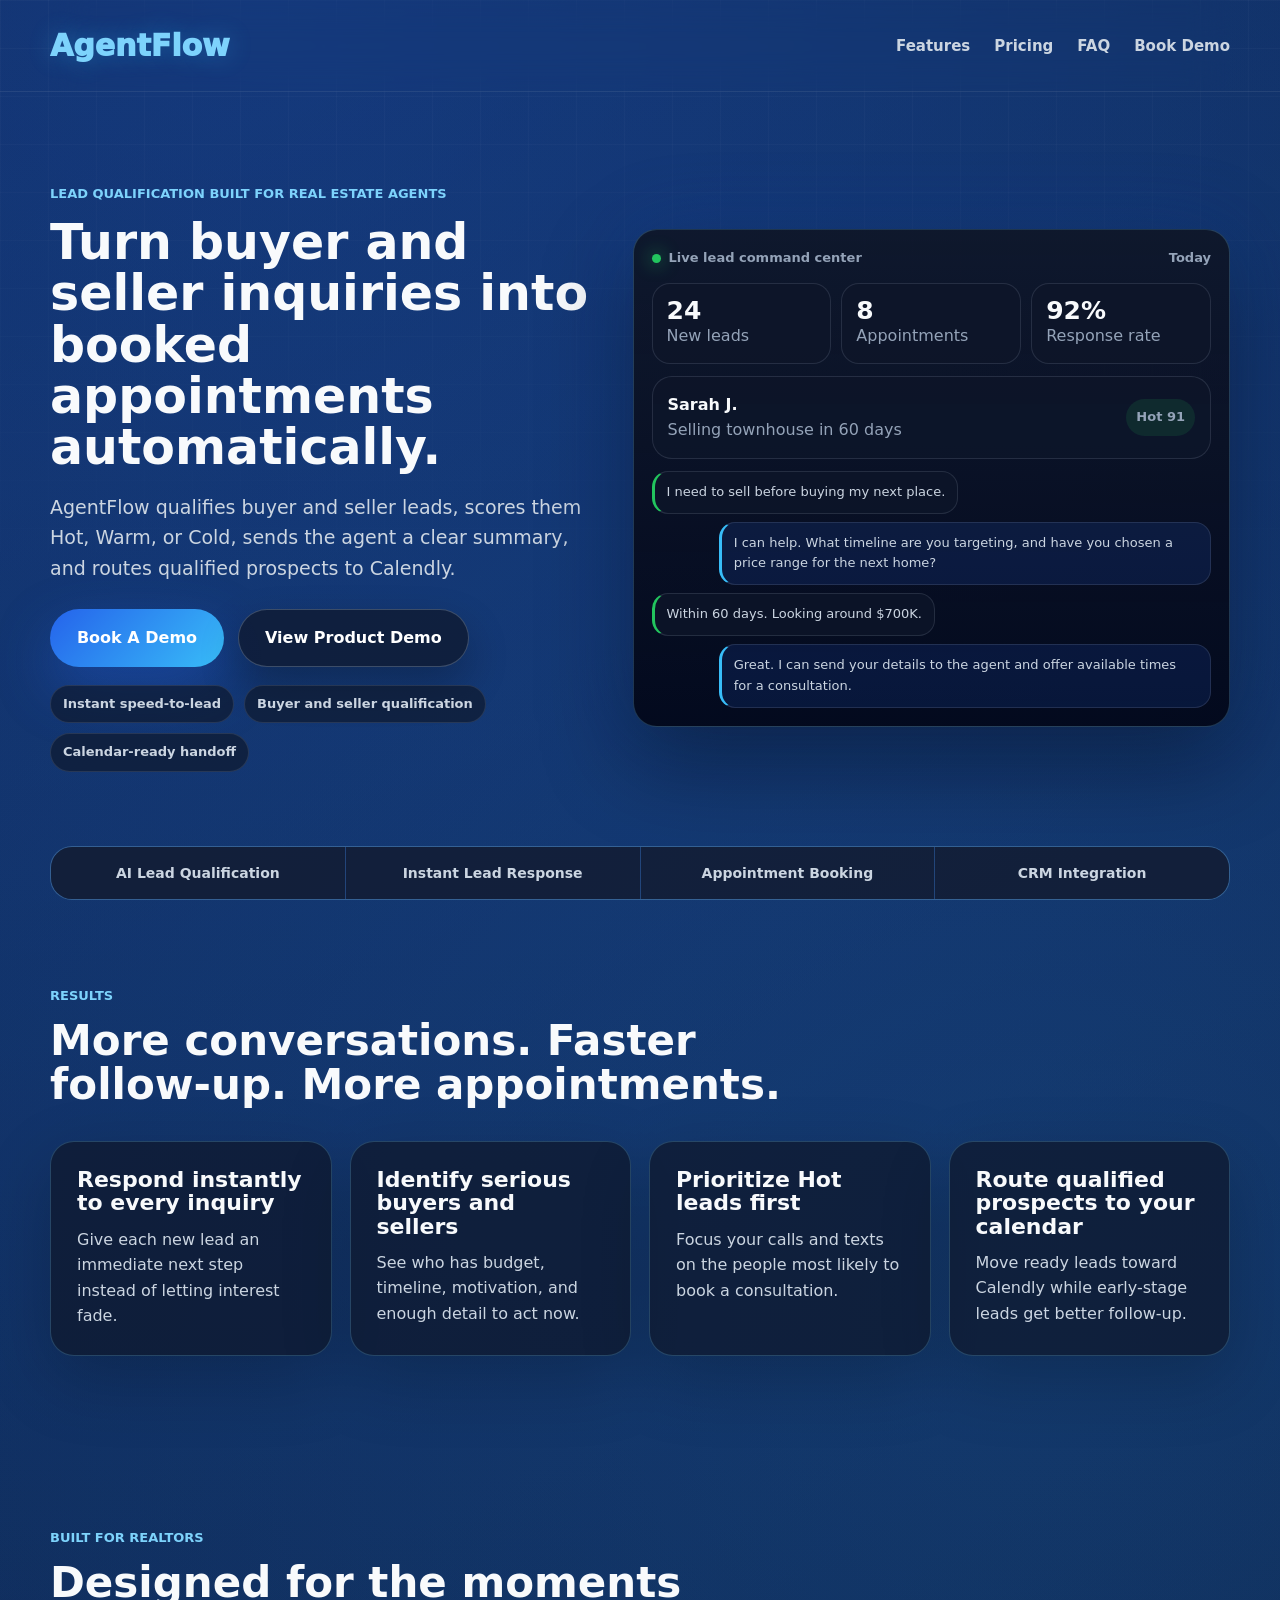
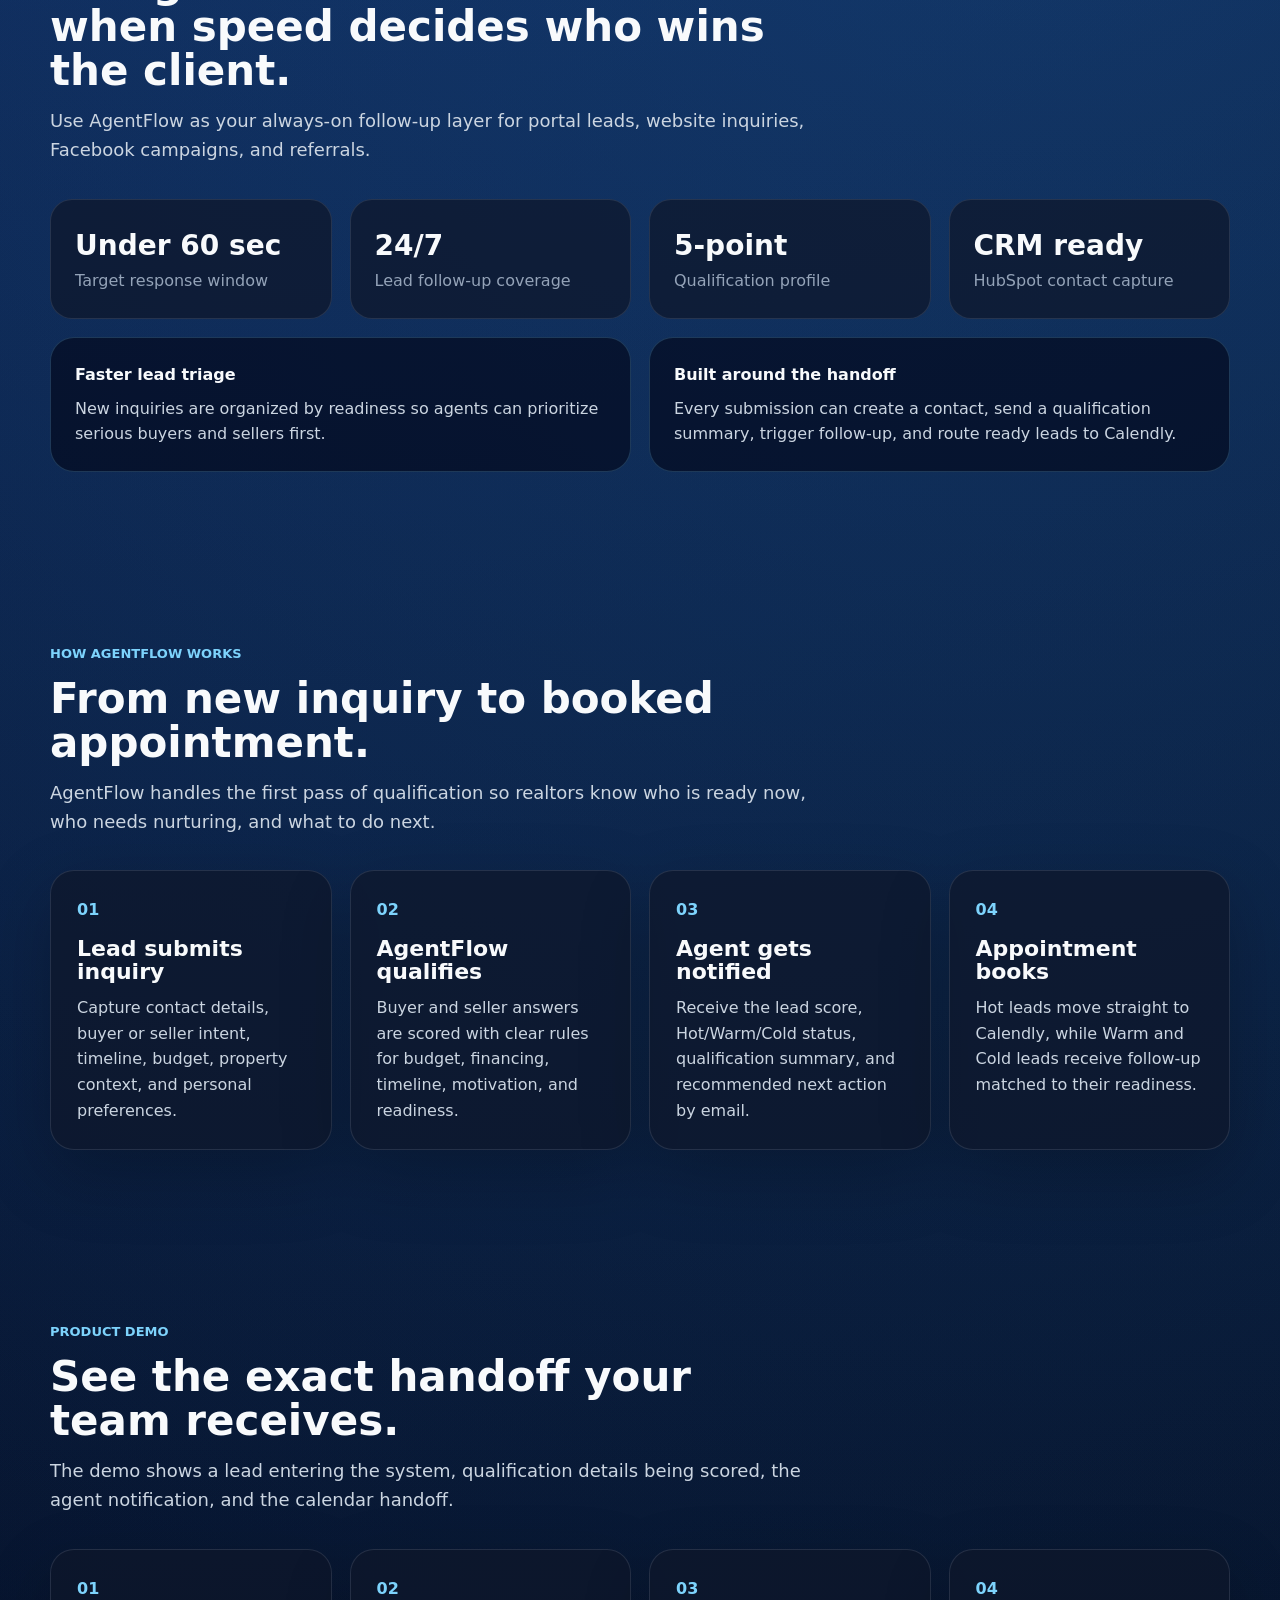
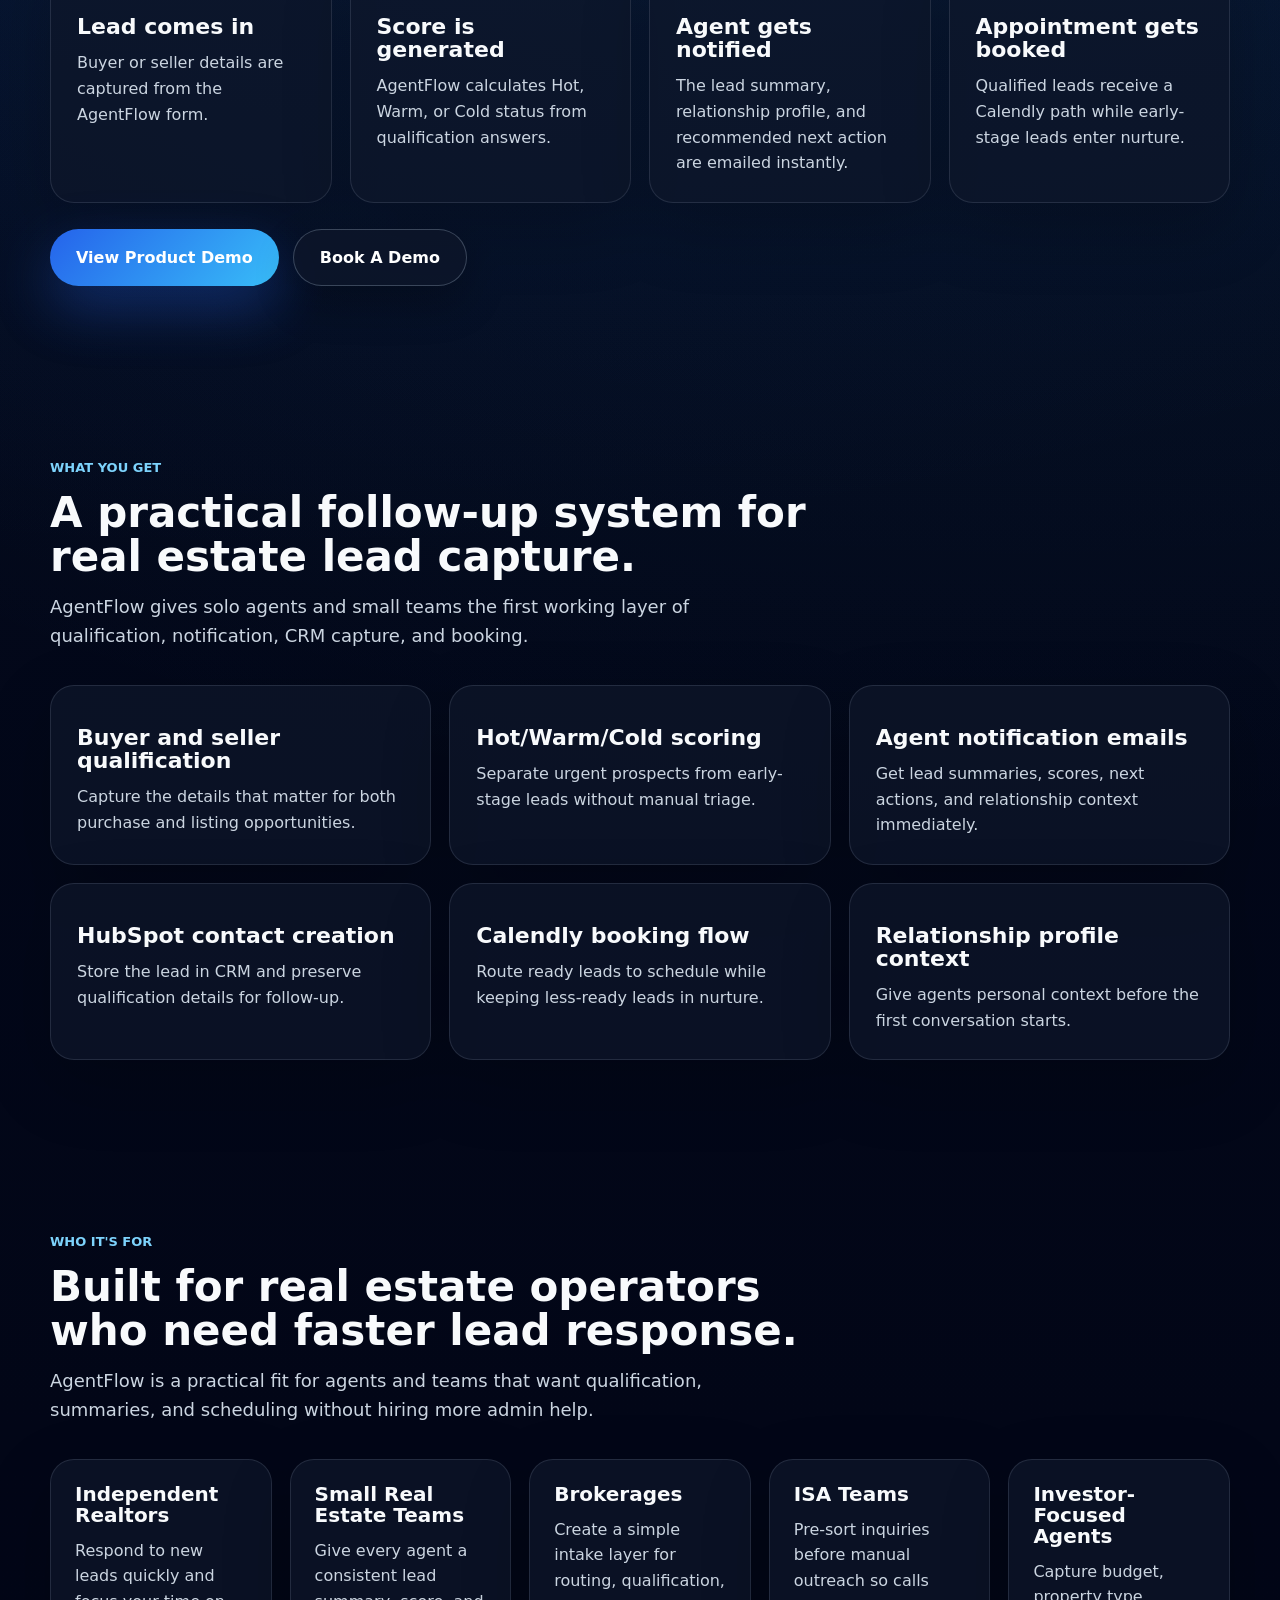
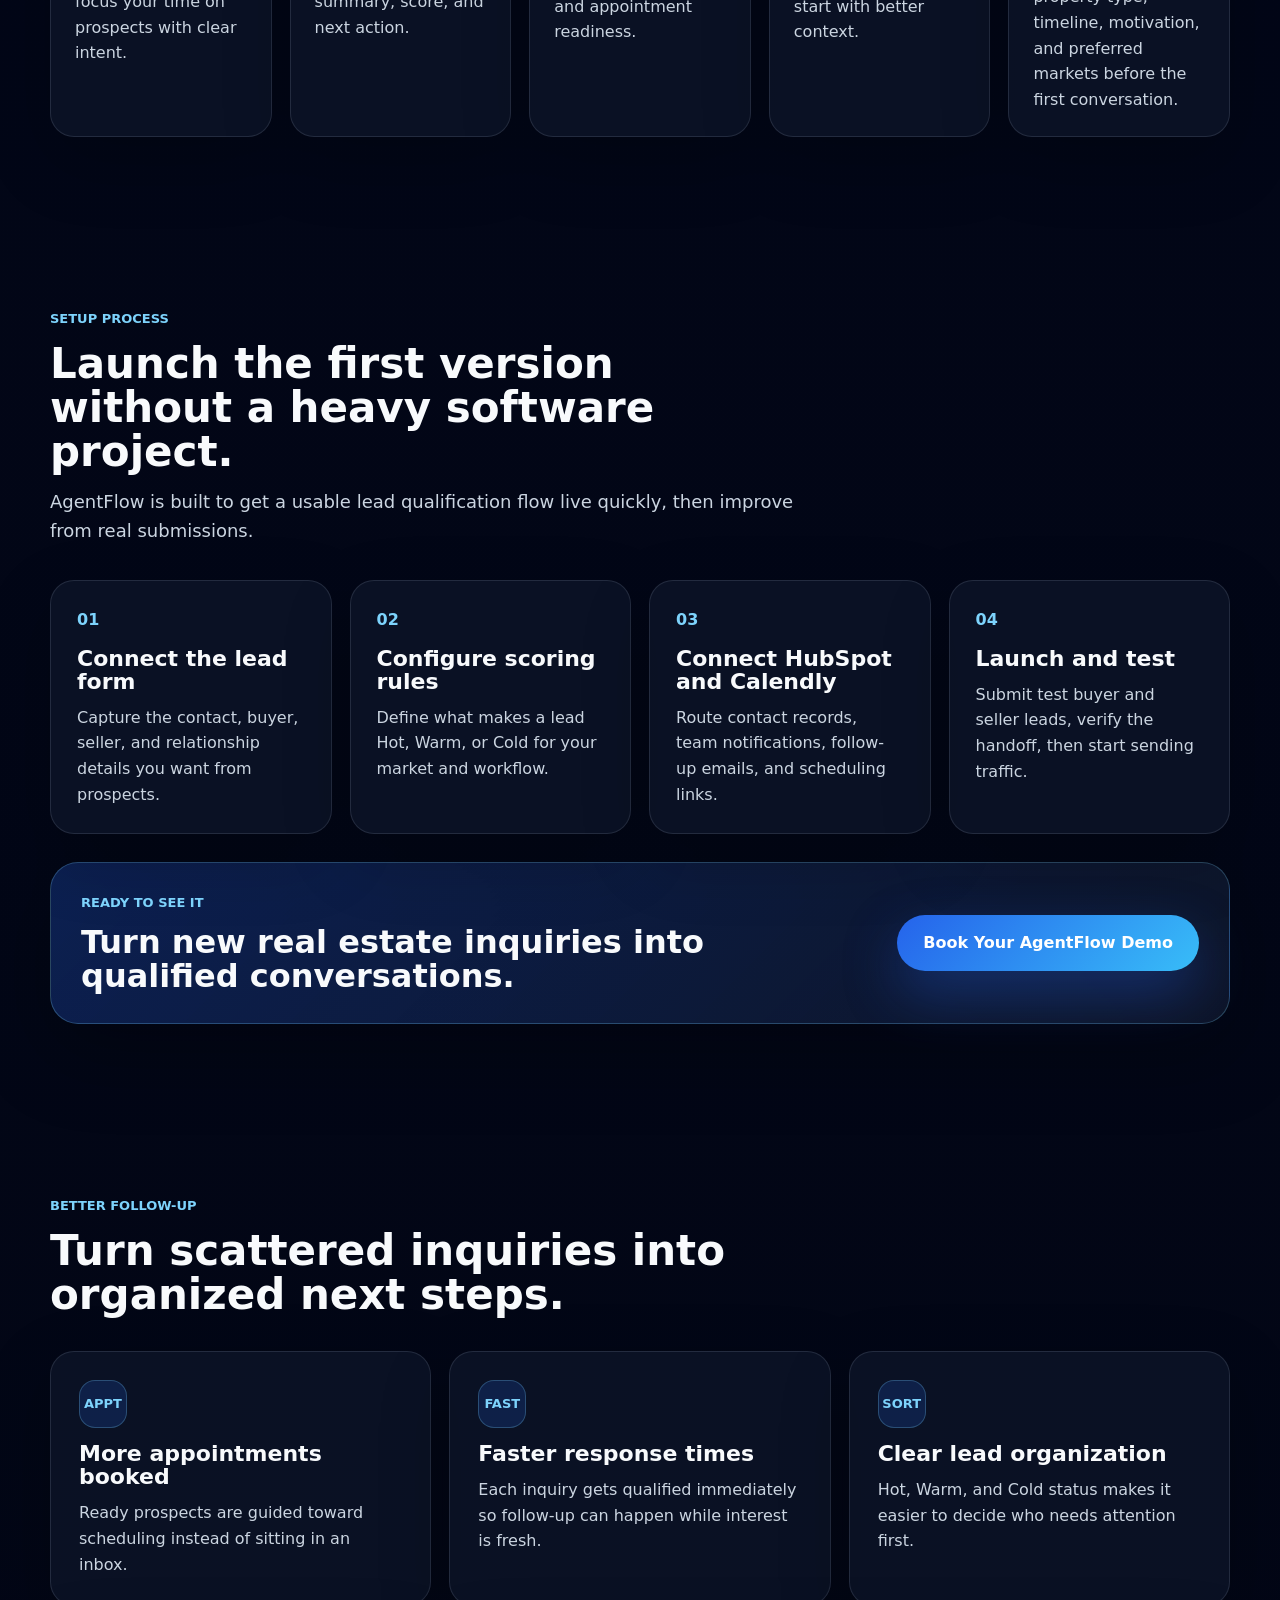
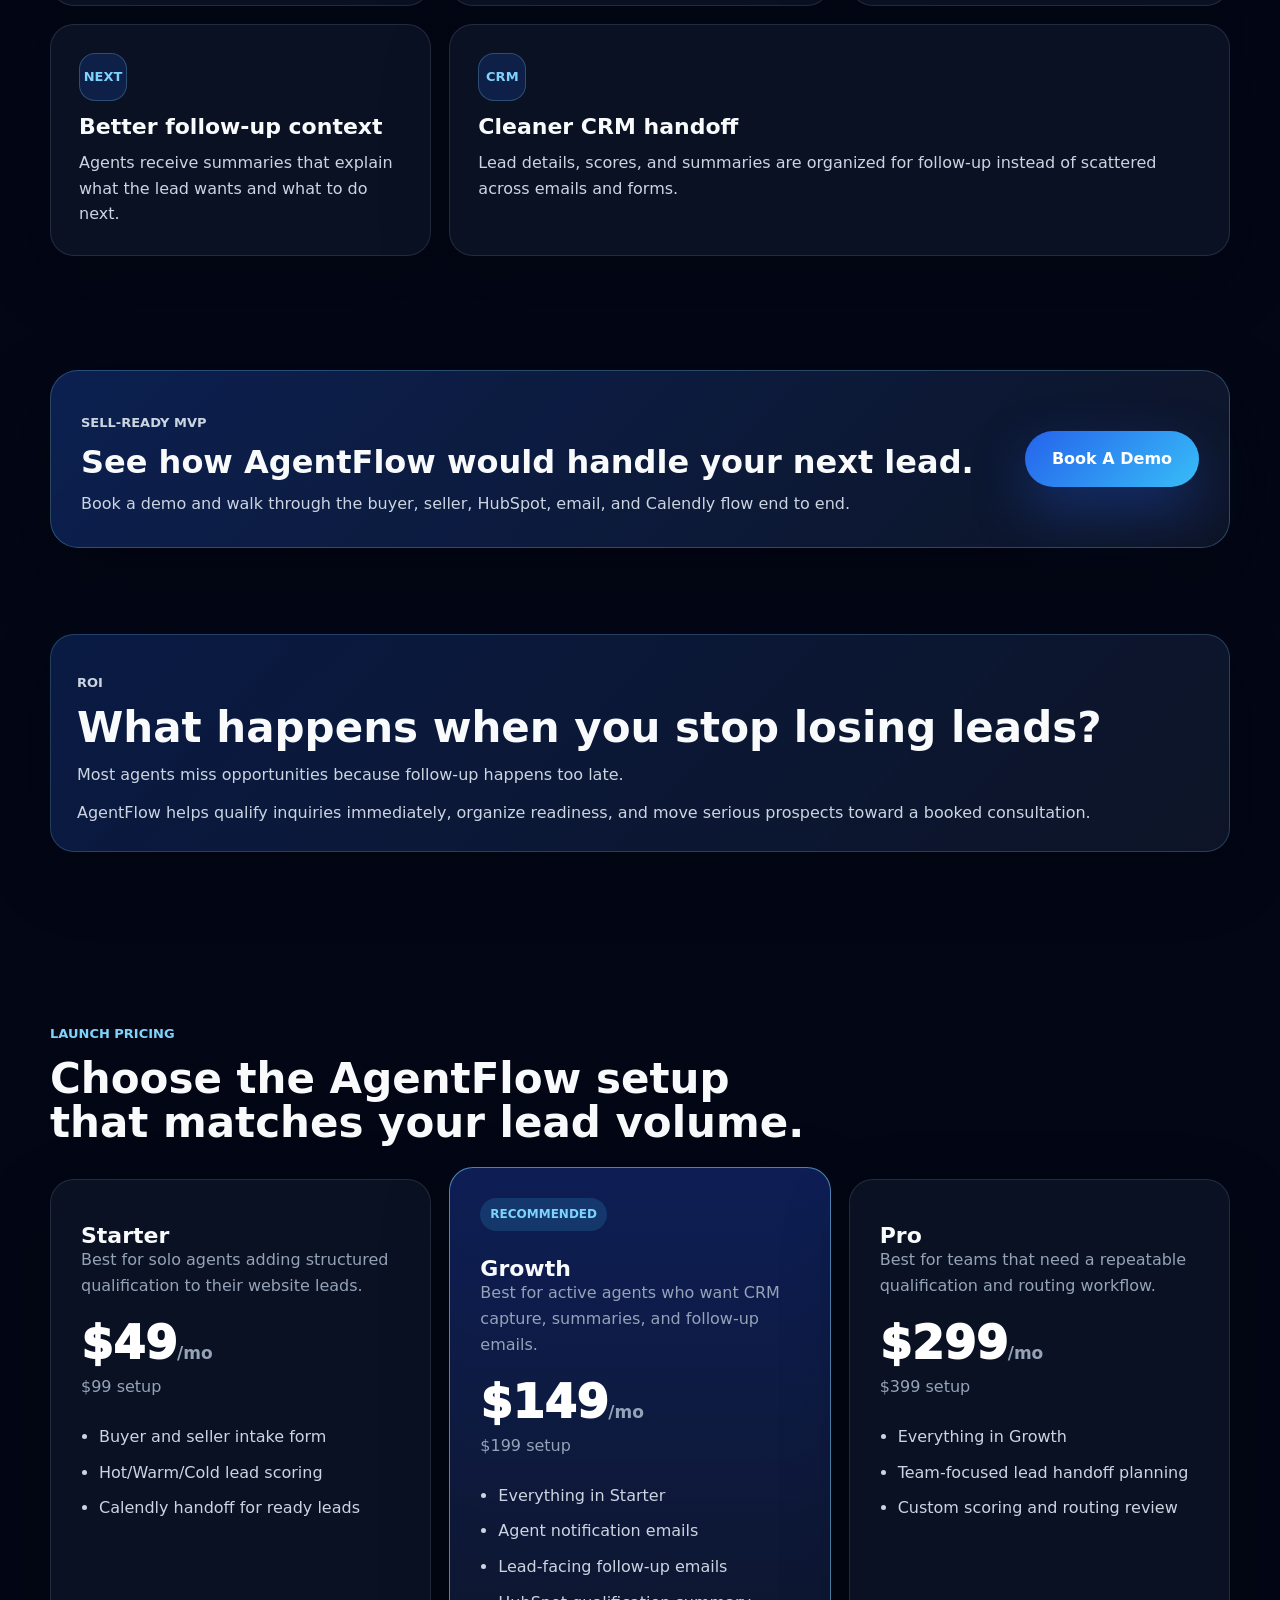
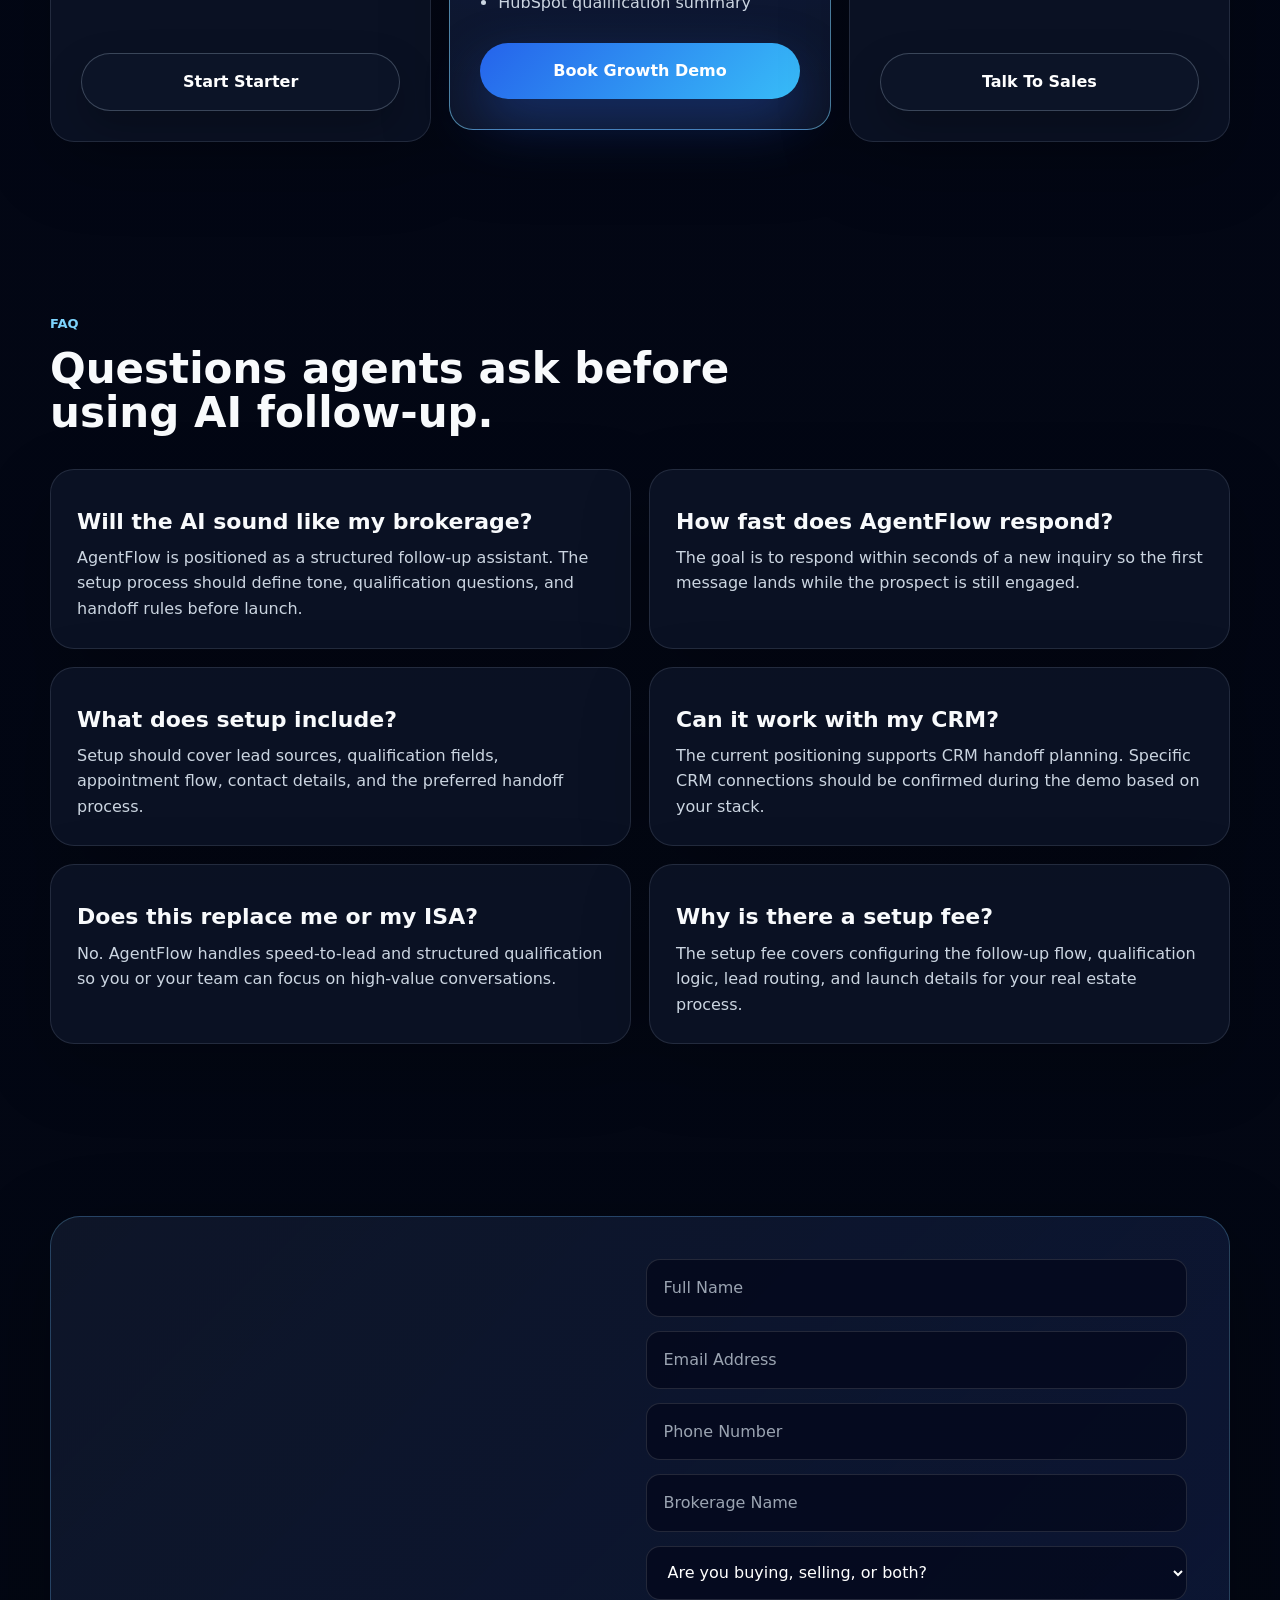
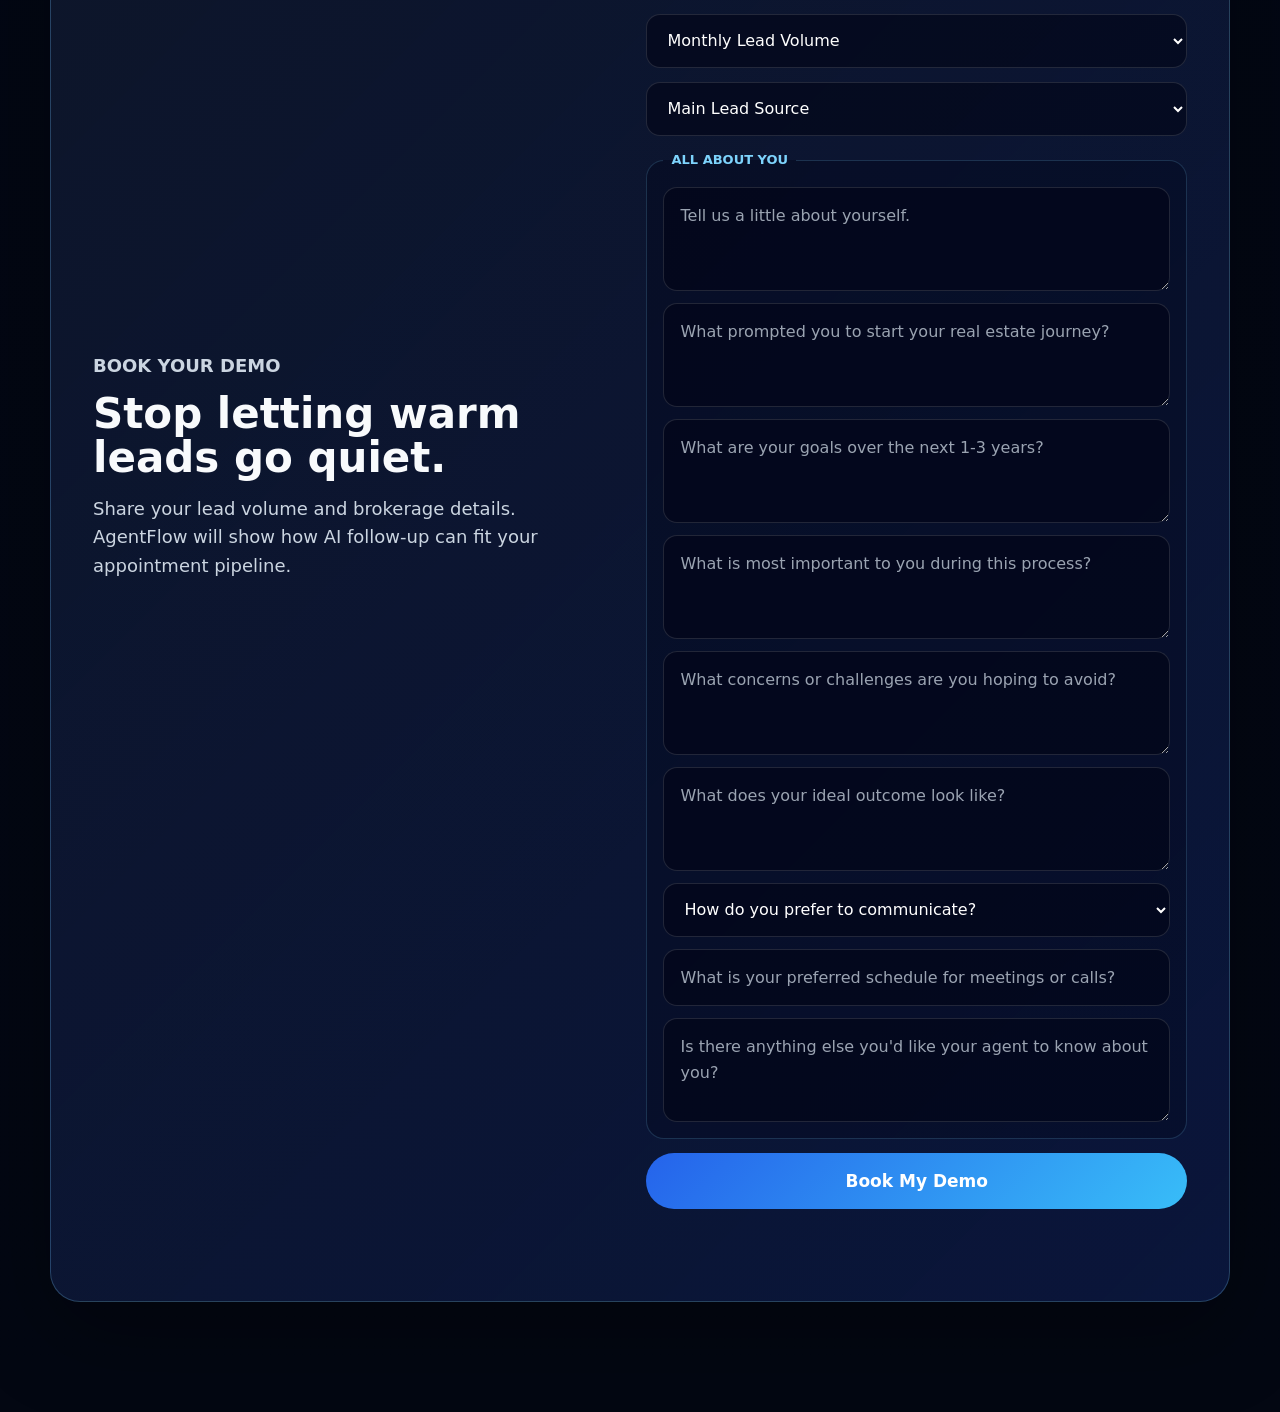
<file: landing-page/index.html>
<!DOCTYPE html>
<html lang="en">
<head>
  <meta charset="UTF-8">
  <meta name="viewport" content="width=device-width, initial-scale=1.0">
  <meta name="description" content="AgentFlow helps real estate agents respond to new leads, qualify buyers and sellers, and book more appointments with AI-powered follow-up.">
  <title>AgentFlow | AI Lead Response and Appointment Booking for Realtors</title>
  <link rel="stylesheet" href="styles.css">
</head>
<body>
  <nav>
    <a class="logo" href="#">AgentFlow</a>
    <div class="nav-links">
      <a href="#features">Features</a>
      <a href="#pricing">Pricing</a>
      <a href="#faq">FAQ</a>
      <a href="#contact">Book Demo</a>
    </div>
  </nav>

  <main>
    <section class="hero">
      <div class="hero-content">
        <p class="eyebrow">Lead qualification built for real estate agents</p>
        <h1>Turn buyer and seller inquiries into booked appointments automatically.</h1>
        <p class="hero-copy">AgentFlow qualifies buyer and seller leads, scores them Hot, Warm, or Cold, sends the agent a clear summary, and routes qualified prospects to Calendly.</p>

        <div class="hero-actions">
          <a class="btn btn-primary" href="#contact">Book A Demo</a>
          <a class="btn btn-secondary" href="dashboard.html">View Product Demo</a>
        </div>

        <div class="hero-points" aria-label="AgentFlow highlights">
          <span>Instant speed-to-lead</span>
          <span>Buyer and seller qualification</span>
          <span>Calendar-ready handoff</span>
        </div>
      </div>

      <div class="product-preview" aria-label="AgentFlow dashboard preview">
        <div class="preview-header">
          <div>
            <span class="status-dot"></span>
            Live lead command center
          </div>
          <span>Today</span>
        </div>

        <div class="preview-metrics">
          <div>
            <strong>24</strong>
            <span>New leads</span>
          </div>
          <div>
            <strong>8</strong>
            <span>Appointments</span>
          </div>
          <div>
            <strong>92%</strong>
            <span>Response rate</span>
          </div>
        </div>

        <div class="lead-card hot-lead">
          <div>
            <strong>Sarah J.</strong>
            <span>Selling townhouse in 60 days</span>
          </div>
          <span class="lead-score">Hot 91</span>
        </div>

        <div class="conversation">
          <div class="message lead-message">I need to sell before buying my next place.</div>
          <div class="message ai-message">I can help. What timeline are you targeting, and have you chosen a price range for the next home?</div>
          <div class="message lead-message">Within 60 days. Looking around $700K.</div>
          <div class="message ai-message">Great. I can send your details to the agent and offer available times for a consultation.</div>
        </div>
      </div>
    </section>

    <section class="hero-trust-bar" aria-label="AgentFlow platform capabilities">
      <span>AI Lead Qualification</span>
      <span>Instant Lead Response</span>
      <span>Appointment Booking</span>
      <span>CRM Integration</span>
    </section>

    <section class="results">
      <div class="section-intro">
        <p class="eyebrow">Results</p>
        <h2>More conversations. Faster follow-up. More appointments.</h2>
      </div>

      <div class="results-grid">
        <div class="result-card">
          <h3>Respond instantly to every inquiry</h3>
          <p>Give each new lead an immediate next step instead of letting interest fade.</p>
        </div>
        <div class="result-card">
          <h3>Identify serious buyers and sellers</h3>
          <p>See who has budget, timeline, motivation, and enough detail to act now.</p>
        </div>
        <div class="result-card">
          <h3>Prioritize Hot leads first</h3>
          <p>Focus your calls and texts on the people most likely to book a consultation.</p>
        </div>
        <div class="result-card">
          <h3>Route qualified prospects to your calendar</h3>
          <p>Move ready leads toward Calendly while early-stage leads get better follow-up.</p>
        </div>
      </div>
    </section>

    <section class="trust">
      <div class="section-intro">
        <p class="eyebrow">Built for Realtors</p>
        <h2>Designed for the moments when speed decides who wins the client.</h2>
        <p>Use AgentFlow as your always-on follow-up layer for portal leads, website inquiries, Facebook campaigns, and referrals.</p>
      </div>

      <div class="trust-grid">
        <div class="metric-card">
          <strong>Under 60 sec</strong>
          <span>Target response window</span>
        </div>
        <div class="metric-card">
          <strong>24/7</strong>
          <span>Lead follow-up coverage</span>
        </div>
        <div class="metric-card">
          <strong>5-point</strong>
          <span>Qualification profile</span>
        </div>
        <div class="metric-card">
          <strong>CRM ready</strong>
          <span>HubSpot contact capture</span>
        </div>
      </div>

      <div class="result-strip">
        <div>
          <strong>Faster lead triage</strong>
          <p>New inquiries are organized by readiness so agents can prioritize serious buyers and sellers first.</p>
        </div>
        <div>
          <strong>Built around the handoff</strong>
          <p>Every submission can create a contact, send a qualification summary, trigger follow-up, and route ready leads to Calendly.</p>
        </div>
      </div>
    </section>

    <section class="workflow" id="how-it-works">
      <div class="section-intro">
        <p class="eyebrow">How AgentFlow works</p>
        <h2>From new inquiry to booked appointment.</h2>
        <p>AgentFlow handles the first pass of qualification so realtors know who is ready now, who needs nurturing, and what to do next.</p>
      </div>

      <div class="workflow-grid">
        <div class="step-card">
          <span>01</span>
          <h3>Lead submits inquiry</h3>
          <p>Capture contact details, buyer or seller intent, timeline, budget, property context, and personal preferences.</p>
        </div>
        <div class="step-card">
          <span>02</span>
          <h3>AgentFlow qualifies</h3>
          <p>Buyer and seller answers are scored with clear rules for budget, financing, timeline, motivation, and readiness.</p>
        </div>
        <div class="step-card">
          <span>03</span>
          <h3>Agent gets notified</h3>
          <p>Receive the lead score, Hot/Warm/Cold status, qualification summary, and recommended next action by email.</p>
        </div>
        <div class="step-card">
          <span>04</span>
          <h3>Appointment books</h3>
          <p>Hot leads move straight to Calendly, while Warm and Cold leads receive follow-up matched to their readiness.</p>
        </div>
      </div>
    </section>

    <section class="demo-story">
      <div class="section-intro">
        <p class="eyebrow">Product demo</p>
        <h2>See the exact handoff your team receives.</h2>
        <p>The demo shows a lead entering the system, qualification details being scored, the agent notification, and the calendar handoff.</p>
      </div>

      <div class="demo-flow">
        <div class="demo-stage">
          <span>01</span>
          <h3>Lead comes in</h3>
          <p>Buyer or seller details are captured from the AgentFlow form.</p>
        </div>
        <div class="demo-stage">
          <span>02</span>
          <h3>Score is generated</h3>
          <p>AgentFlow calculates Hot, Warm, or Cold status from qualification answers.</p>
        </div>
        <div class="demo-stage">
          <span>03</span>
          <h3>Agent gets notified</h3>
          <p>The lead summary, relationship profile, and recommended next action are emailed instantly.</p>
        </div>
        <div class="demo-stage">
          <span>04</span>
          <h3>Appointment gets booked</h3>
          <p>Qualified leads receive a Calendly path while early-stage leads enter nurture.</p>
        </div>
      </div>

      <div class="section-actions">
        <a class="btn btn-primary" href="dashboard.html">View Product Demo</a>
        <a class="btn btn-secondary" href="#contact">Book A Demo</a>
      </div>
    </section>

    <section class="deliverables">
      <div class="section-intro">
        <p class="eyebrow">What you get</p>
        <h2>A practical follow-up system for real estate lead capture.</h2>
        <p>AgentFlow gives solo agents and small teams the first working layer of qualification, notification, CRM capture, and booking.</p>
      </div>

      <div class="deliverables-grid">
        <div class="deliverable-card">
          <h3>Buyer and seller qualification</h3>
          <p>Capture the details that matter for both purchase and listing opportunities.</p>
        </div>
        <div class="deliverable-card">
          <h3>Hot/Warm/Cold scoring</h3>
          <p>Separate urgent prospects from early-stage leads without manual triage.</p>
        </div>
        <div class="deliverable-card">
          <h3>Agent notification emails</h3>
          <p>Get lead summaries, scores, next actions, and relationship context immediately.</p>
        </div>
        <div class="deliverable-card">
          <h3>HubSpot contact creation</h3>
          <p>Store the lead in CRM and preserve qualification details for follow-up.</p>
        </div>
        <div class="deliverable-card">
          <h3>Calendly booking flow</h3>
          <p>Route ready leads to schedule while keeping less-ready leads in nurture.</p>
        </div>
        <div class="deliverable-card">
          <h3>Relationship profile context</h3>
          <p>Give agents personal context before the first conversation starts.</p>
        </div>
      </div>
    </section>

    <section class="audience">
      <div class="section-intro">
        <p class="eyebrow">Who it's for</p>
        <h2>Built for real estate operators who need faster lead response.</h2>
        <p>AgentFlow is a practical fit for agents and teams that want qualification, summaries, and scheduling without hiring more admin help.</p>
      </div>

      <div class="audience-grid">
        <div class="audience-card">
          <h3>Independent Realtors</h3>
          <p>Respond to new leads quickly and focus your time on prospects with clear intent.</p>
        </div>
        <div class="audience-card">
          <h3>Small Real Estate Teams</h3>
          <p>Give every agent a consistent lead summary, score, and next action.</p>
        </div>
        <div class="audience-card">
          <h3>Brokerages</h3>
          <p>Create a simple intake layer for routing, qualification, and appointment readiness.</p>
        </div>
        <div class="audience-card">
          <h3>ISA Teams</h3>
          <p>Pre-sort inquiries before manual outreach so calls start with better context.</p>
        </div>
        <div class="audience-card audience-wide">
          <h3>Investor-Focused Agents</h3>
          <p>Capture budget, property type, timeline, motivation, and preferred markets before the first conversation.</p>
        </div>
      </div>
    </section>

    <section class="setup-process">
      <div class="section-intro">
        <p class="eyebrow">Setup process</p>
        <h2>Launch the first version without a heavy software project.</h2>
        <p>AgentFlow is built to get a usable lead qualification flow live quickly, then improve from real submissions.</p>
      </div>

      <div class="setup-timeline">
        <div>
          <span>01</span>
          <h3>Connect the lead form</h3>
          <p>Capture the contact, buyer, seller, and relationship details you want from prospects.</p>
        </div>
        <div>
          <span>02</span>
          <h3>Configure scoring rules</h3>
          <p>Define what makes a lead Hot, Warm, or Cold for your market and workflow.</p>
        </div>
        <div>
          <span>03</span>
          <h3>Connect HubSpot and Calendly</h3>
          <p>Route contact records, team notifications, follow-up emails, and scheduling links.</p>
        </div>
        <div>
          <span>04</span>
          <h3>Launch and test</h3>
          <p>Submit test buyer and seller leads, verify the handoff, then start sending traffic.</p>
        </div>
      </div>

      <div class="cta-band">
        <div>
          <p class="eyebrow">Ready to see it</p>
          <h2>Turn new real estate inquiries into qualified conversations.</h2>
        </div>
        <a class="btn btn-primary" href="#contact">Book Your AgentFlow Demo</a>
      </div>
    </section>

    <section id="features" class="features">
      <div class="section-intro">
        <p class="eyebrow">Better follow-up</p>
        <h2>Turn scattered inquiries into organized next steps.</h2>
      </div>

      <div class="features-grid">
        <div class="feature-card">
          <span class="feature-icon">APPT</span>
          <h3>More appointments booked</h3>
          <p>Ready prospects are guided toward scheduling instead of sitting in an inbox.</p>
        </div>
        <div class="feature-card">
          <span class="feature-icon">FAST</span>
          <h3>Faster response times</h3>
          <p>Each inquiry gets qualified immediately so follow-up can happen while interest is fresh.</p>
        </div>
        <div class="feature-card">
          <span class="feature-icon">SORT</span>
          <h3>Clear lead organization</h3>
          <p>Hot, Warm, and Cold status makes it easier to decide who needs attention first.</p>
        </div>
        <div class="feature-card">
          <span class="feature-icon">NEXT</span>
          <h3>Better follow-up context</h3>
          <p>Agents receive summaries that explain what the lead wants and what to do next.</p>
        </div>
        <div class="feature-card feature-wide">
          <span class="feature-icon">CRM</span>
          <h3>Cleaner CRM handoff</h3>
          <p>Lead details, scores, and summaries are organized for follow-up instead of scattered across emails and forms.</p>
        </div>
      </div>
    </section>

    <section class="cta-strip">
      <div>
        <p class="eyebrow">Sell-ready MVP</p>
        <h2>See how AgentFlow would handle your next lead.</h2>
        <p>Book a demo and walk through the buyer, seller, HubSpot, email, and Calendly flow end to end.</p>
      </div>
      <a class="btn btn-primary" href="#contact">Book A Demo</a>
    </section>

    <section class="roi">
      <div class="roi-panel">
        <p class="eyebrow">ROI</p>
        <h2>What happens when you stop losing leads?</h2>
        <p>Most agents miss opportunities because follow-up happens too late.</p>
        <p>AgentFlow helps qualify inquiries immediately, organize readiness, and move serious prospects toward a booked consultation.</p>
      </div>
    </section>

    <section id="pricing" class="pricing">
      <div class="section-intro">
        <p class="eyebrow">Launch pricing</p>
        <h2>Choose the AgentFlow setup that matches your lead volume.</h2>
      </div>

      <div class="pricing-grid">
        <div class="pricing-card">
          <h3>Starter</h3>
          <p class="plan-copy">Best for solo agents adding structured qualification to their website leads.</p>
          <p class="price">$49<span>/mo</span></p>
          <p class="setup">$99 setup</p>
          <ul>
            <li>Buyer and seller intake form</li>
            <li>Hot/Warm/Cold lead scoring</li>
            <li>Calendly handoff for ready leads</li>
          </ul>
          <a class="btn btn-secondary" href="#contact">Start Starter</a>
        </div>

        <div class="pricing-card recommended">
          <p class="plan-badge">Recommended</p>
          <h3>Growth</h3>
          <p class="plan-copy">Best for active agents who want CRM capture, summaries, and follow-up emails.</p>
          <p class="price">$149<span>/mo</span></p>
          <p class="setup">$199 setup</p>
          <ul>
            <li>Everything in Starter</li>
            <li>Agent notification emails</li>
            <li>Lead-facing follow-up emails</li>
            <li>HubSpot qualification summary</li>
          </ul>
          <a class="btn btn-primary" href="#contact">Book Growth Demo</a>
        </div>

        <div class="pricing-card">
          <h3>Pro</h3>
          <p class="plan-copy">Best for teams that need a repeatable qualification and routing workflow.</p>
          <p class="price">$299<span>/mo</span></p>
          <p class="setup">$399 setup</p>
          <ul>
            <li>Everything in Growth</li>
            <li>Team-focused lead handoff planning</li>
            <li>Custom scoring and routing review</li>
          </ul>
          <a class="btn btn-secondary" href="#contact">Talk To Sales</a>
        </div>
      </div>
    </section>

    <section id="faq" class="faq">
      <div class="section-intro">
        <p class="eyebrow">FAQ</p>
        <h2>Questions agents ask before using AI follow-up.</h2>
      </div>

      <div class="faq-grid">
        <div class="faq-item">
          <h3>Will the AI sound like my brokerage?</h3>
          <p>AgentFlow is positioned as a structured follow-up assistant. The setup process should define tone, qualification questions, and handoff rules before launch.</p>
        </div>
        <div class="faq-item">
          <h3>How fast does AgentFlow respond?</h3>
          <p>The goal is to respond within seconds of a new inquiry so the first message lands while the prospect is still engaged.</p>
        </div>
        <div class="faq-item">
          <h3>What does setup include?</h3>
          <p>Setup should cover lead sources, qualification fields, appointment flow, contact details, and the preferred handoff process.</p>
        </div>
        <div class="faq-item">
          <h3>Can it work with my CRM?</h3>
          <p>The current positioning supports CRM handoff planning. Specific CRM connections should be confirmed during the demo based on your stack.</p>
        </div>
        <div class="faq-item">
          <h3>Does this replace me or my ISA?</h3>
          <p>No. AgentFlow handles speed-to-lead and structured qualification so you or your team can focus on high-value conversations.</p>
        </div>
        <div class="faq-item">
          <h3>Why is there a setup fee?</h3>
          <p>The setup fee covers configuring the follow-up flow, qualification logic, lead routing, and launch details for your real estate process.</p>
        </div>
      </div>
    </section>

    <section id="contact" class="contact">
      <div class="contact-panel">
        <div>
          <p class="eyebrow">Book your demo</p>
          <h2>Stop letting warm leads go quiet.</h2>
          <p>Share your lead volume and brokerage details. AgentFlow will show how AI follow-up can fit your appointment pipeline.</p>
        </div>

        <form class="demo-form" id="demo-form">
          <input type="text" name="full_name" placeholder="Full Name" autocomplete="name" required>
          <input type="email" name="email" placeholder="Email Address" autocomplete="email" required>
          <input type="tel" name="phone" placeholder="Phone Number" autocomplete="tel" required>
          <input type="text" name="brokerage" placeholder="Brokerage Name" autocomplete="organization">
          <select name="lead_intent" id="lead-intent" required>
            <option value="">Are you buying, selling, or both?</option>
            <option value="Buyer">Buyer</option>
            <option value="Seller">Seller</option>
            <option value="Both">Both Buyer and Seller</option>
            <option value="Not Sure">Not Sure</option>
          </select>
          <select name="monthly_lead_volume" required>
            <option value="">Monthly Lead Volume</option>
            <option value="0-25 Leads">0-25 Leads</option>
            <option value="25-100 Leads">25-100 Leads</option>
            <option value="100-500 Leads">100-500 Leads</option>
            <option value="500+ Leads">500+ Leads</option>
          </select>
          <select name="main_lead_source" required>
            <option value="">Main Lead Source</option>
            <option value="Website">Website</option>
            <option value="Zillow">Zillow</option>
            <option value="Facebook">Facebook</option>
            <option value="Realtor.com">Realtor.com</option>
            <option value="Referral">Referral</option>
            <option value="Other">Other</option>
          </select>

          <fieldset class="form-section conditional-section" id="buyer-section" data-section="buyer" hidden>
            <legend>Buyer Details</legend>
            <select name="buyer_property_use">
              <option value="">Are you buying a primary residence, investment property, or vacation home?</option>
              <option value="Primary Residence">Primary Residence</option>
              <option value="Investment Property">Investment Property</option>
              <option value="Vacation Home">Vacation Home</option>
              <option value="Not Sure">Not Sure</option>
            </select>
            <input type="text" name="buyer_locations" placeholder="What areas or neighborhoods are you interested in?">
            <input type="text" name="buyer_budget" placeholder="What is your target budget?">
            <select name="buyer_financing_status">
              <option value="">Have you been pre-approved for financing?</option>
              <option value="Pre-approved">Yes, I am pre-approved</option>
              <option value="Started Financing">I have started the financing process</option>
              <option value="Not Yet">Not yet</option>
              <option value="Cash Buyer">Cash buyer</option>
            </select>
            <input type="text" name="buyer_timeline" placeholder="What is your desired timeline for moving?">
            <select name="buyer_has_agent">
              <option value="">Are you currently working with an agent?</option>
              <option value="No">No</option>
              <option value="Yes">Yes</option>
              <option value="Interviewing Agents">Interviewing agents</option>
            </select>
            <textarea name="buyer_home_priorities" placeholder="What are your top priorities in a home?"></textarea>
          </fieldset>

          <fieldset class="form-section conditional-section" id="seller-section" data-section="seller" hidden>
            <legend>Seller Details</legend>
            <input type="text" name="seller_property_address" placeholder="What property are you considering selling?">
            <input type="text" name="seller_property_type" placeholder="What is the property type?">
            <input type="text" name="seller_estimated_value" placeholder="What is the property's approximate value?">
            <input type="text" name="seller_timeline" placeholder="What is your desired selling timeline?">
            <select name="seller_previously_listed">
              <option value="">Have you listed the property before?</option>
              <option value="No">No</option>
              <option value="Yes">Yes</option>
              <option value="Not Sure">Not Sure</option>
            </select>
            <select name="seller_has_agent">
              <option value="">Are you currently working with an agent?</option>
              <option value="No">No</option>
              <option value="Yes">Yes</option>
              <option value="Interviewing Agents">Interviewing agents</option>
            </select>
            <textarea name="seller_motivation" placeholder="What is motivating you to sell?"></textarea>
            <textarea name="seller_next_destination" placeholder="Have you already identified your next home or destination?"></textarea>
          </fieldset>

          <fieldset class="form-section">
            <legend>All About You</legend>
            <textarea name="about_self" placeholder="Tell us a little about yourself."></textarea>
            <textarea name="journey_prompt" placeholder="What prompted you to start your real estate journey?"></textarea>
            <textarea name="one_to_three_year_goals" placeholder="What are your goals over the next 1-3 years?"></textarea>
            <textarea name="process_priorities" placeholder="What is most important to you during this process?"></textarea>
            <textarea name="concerns_to_avoid" placeholder="What concerns or challenges are you hoping to avoid?"></textarea>
            <textarea name="ideal_outcome" placeholder="What does your ideal outcome look like?"></textarea>
            <select name="communication_preference">
              <option value="">How do you prefer to communicate?</option>
              <option value="Phone">Phone</option>
              <option value="Text">Text</option>
              <option value="Email">Email</option>
              <option value="No Preference">No Preference</option>
            </select>
            <input type="text" name="preferred_meeting_schedule" placeholder="What is your preferred schedule for meetings or calls?">
            <textarea name="agent_notes" placeholder="Is there anything else you'd like your agent to know about you?"></textarea>
          </fieldset>

          <input type="hidden" name="page_url">
          <input type="hidden" name="timestamp">
          <button type="submit">Book My Demo</button>
          <div class="calendly-option" id="calendly-option" hidden>
            <a class="btn btn-primary" id="calendly-link" href="https://calendly.com/isaiah-royer/30min">Schedule A Demo</a>
          </div>
          <p class="form-status" id="form-status" role="status" aria-live="polite"></p>
        </form>
      </div>
    </section>
  </main>

  <script src="script.js" defer></script>
</body>
</html>
</file>
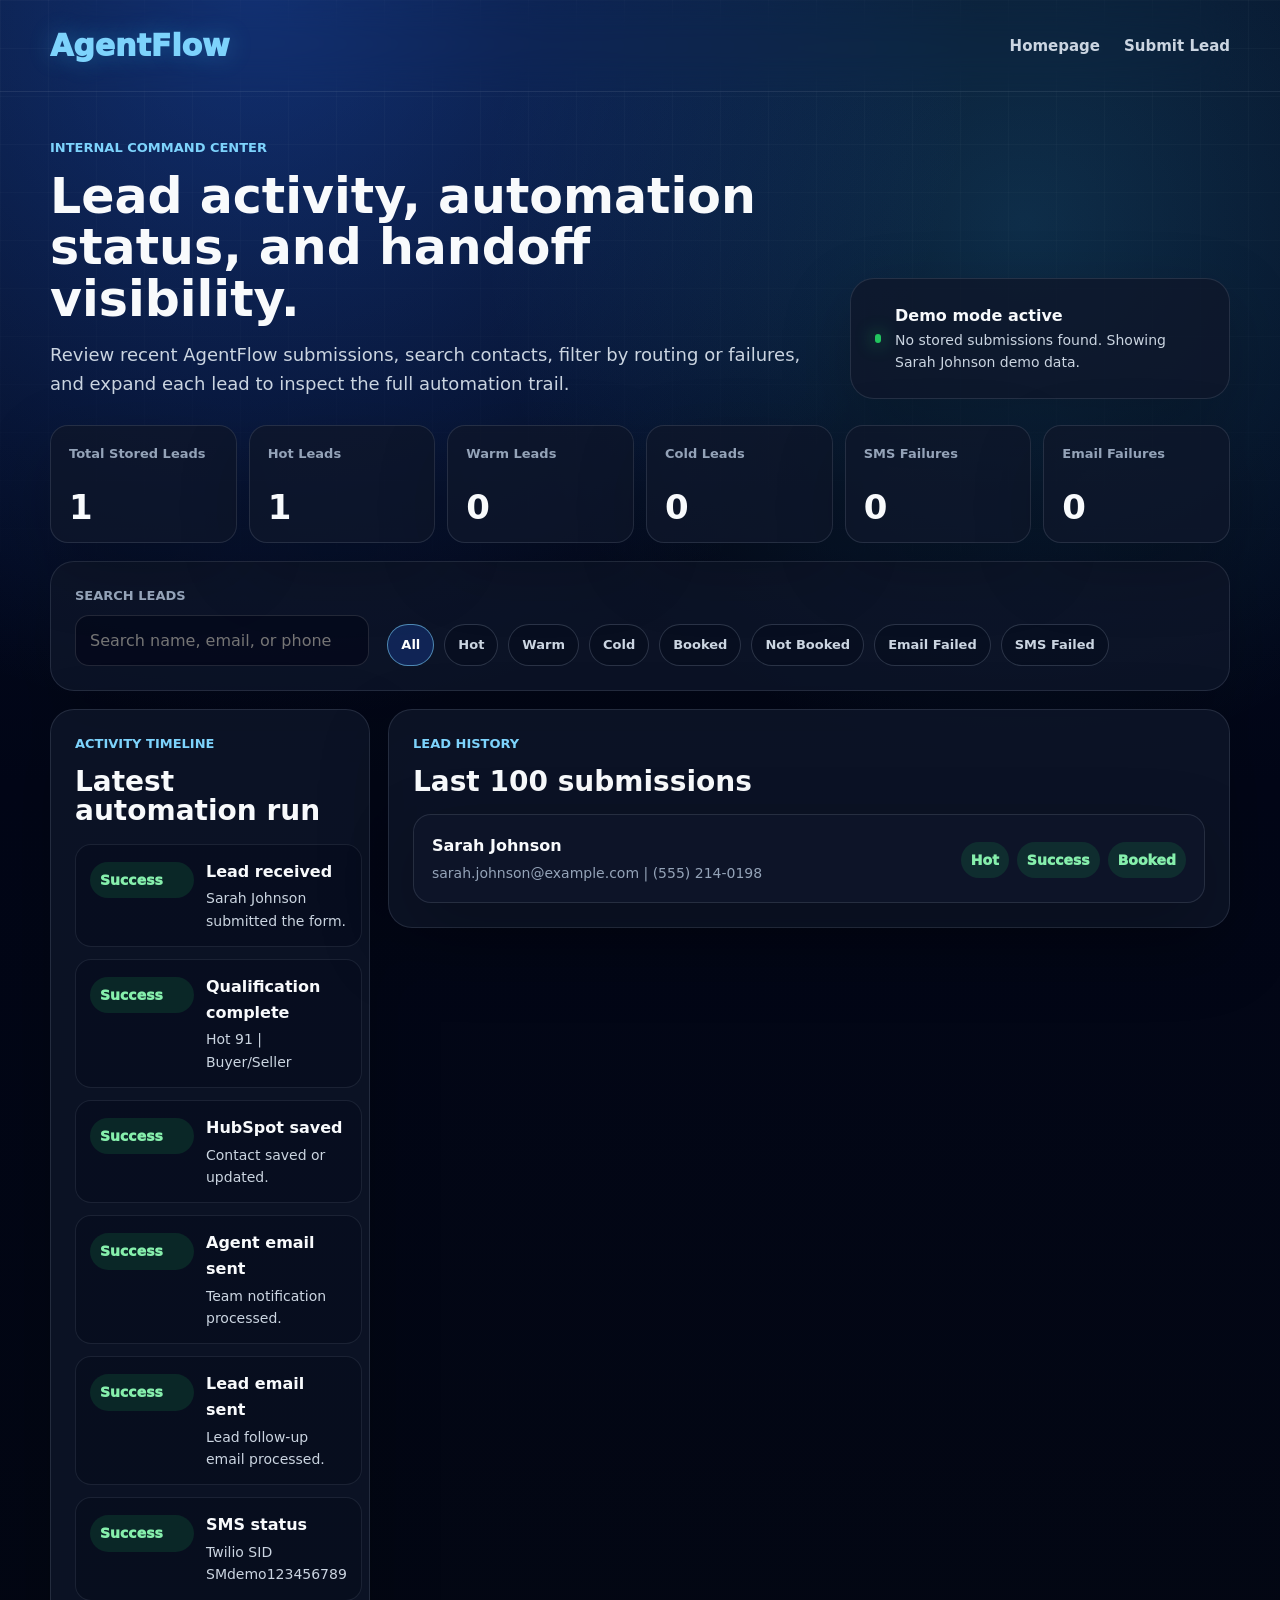
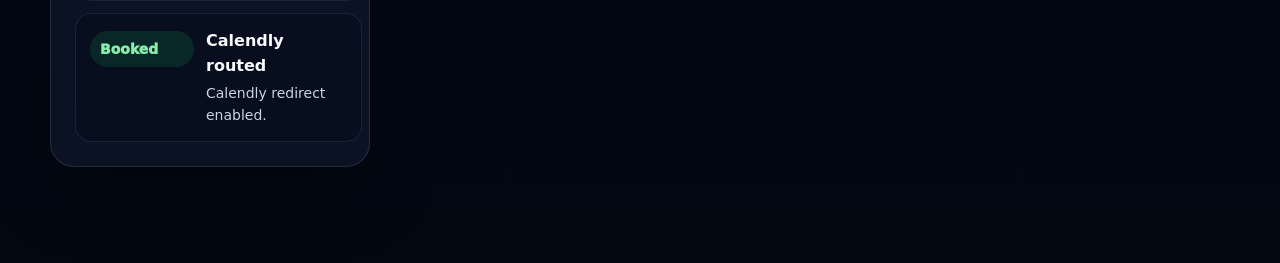
<file: landing-page/dashboard.html>
<!DOCTYPE html>
<html lang="en">
<head>
  <meta charset="UTF-8">
  <meta name="viewport" content="width=device-width, initial-scale=1.0">
  <title>AgentFlow Command Center</title>
  <link rel="stylesheet" href="styles.css">
</head>

<body class="command-center-page">
  <nav>
    <a class="logo" href="index.html">AgentFlow</a>
    <div class="nav-links">
      <a href="index.html">Homepage</a>
      <a href="index.html#contact">Submit Lead</a>
    </div>
  </nav>

  <main class="command-center">
    <section class="command-hero">
      <div>
        <p class="eyebrow">Internal Command Center</p>
        <h1>Lead activity, automation status, and handoff visibility.</h1>
        <p>Review recent AgentFlow submissions, search contacts, filter by routing or failures, and expand each lead to inspect the full automation trail.</p>
      </div>
      <div class="command-panel command-mode">
        <span class="status-dot"></span>
        <div>
          <strong id="mode-label">Loading activity</strong>
          <span id="mode-copy">Checking browser activity history.</span>
        </div>
      </div>
    </section>

    <section class="command-stats" aria-label="Command Center overview stats">
      <div class="command-stat">
        <span>Total Stored Leads</span>
        <strong id="stat-total">0</strong>
      </div>
      <div class="command-stat">
        <span>Hot Leads</span>
        <strong id="stat-hot">0</strong>
      </div>
      <div class="command-stat">
        <span>Warm Leads</span>
        <strong id="stat-warm">0</strong>
      </div>
      <div class="command-stat">
        <span>Cold Leads</span>
        <strong id="stat-cold">0</strong>
      </div>
      <div class="command-stat">
        <span>SMS Failures</span>
        <strong id="stat-sms-failures">0</strong>
      </div>
      <div class="command-stat">
        <span>Email Failures</span>
        <strong id="stat-email-failures">0</strong>
      </div>
    </section>

    <section class="command-panel command-controls" aria-label="Lead history controls">
      <label class="command-search">
        <span>Search leads</span>
        <input id="lead-search" type="search" placeholder="Search name, email, or phone">
      </label>
      <div class="command-filters" aria-label="Lead filters">
        <button class="filter-button active" type="button" data-filter="All">All</button>
        <button class="filter-button" type="button" data-filter="Hot">Hot</button>
        <button class="filter-button" type="button" data-filter="Warm">Warm</button>
        <button class="filter-button" type="button" data-filter="Cold">Cold</button>
        <button class="filter-button" type="button" data-filter="Booked">Booked</button>
        <button class="filter-button" type="button" data-filter="Not Booked">Not Booked</button>
        <button class="filter-button" type="button" data-filter="Email Failed">Email Failed</button>
        <button class="filter-button" type="button" data-filter="SMS Failed">SMS Failed</button>
      </div>
    </section>

    <section class="command-grid">
      <article class="command-panel">
        <div class="section-intro compact">
          <p class="eyebrow">Activity Timeline</p>
          <h2>Latest automation run</h2>
        </div>
        <div id="activity-timeline" class="activity-timeline" aria-live="polite"></div>
      </article>

      <article class="command-panel">
        <div class="section-intro compact">
          <p class="eyebrow">Lead History</p>
          <h2>Last 100 submissions</h2>
        </div>
        <div id="lead-history" class="lead-history" aria-live="polite"></div>
      </article>
    </section>
  </main>

  <script>
    const ACTIVITY_STORAGE_KEY = "agentflowLeadActivity";

    const demoRecords = [
      {
        id: "demo-sarah-johnson",
        fullName: "Sarah Johnson",
        email: "sarah.johnson@example.com",
        phone: "(555) 214-0198",
        leadType: "Buyer/Seller",
        leadScore: 91,
        qualificationStatus: "Hot",
        submittedTimestamp: new Date().toISOString(),
        capturedTimestamp: new Date().toISOString(),
        hubspotStatus: "Success",
        agentEmailStatus: "Success",
        leadEmailStatus: "Success",
        smsStatus: "Success",
        calendlyRoutingStatus: "Booked",
        warnings: [],
        notificationWarning: "",
        leadFollowUpWarning: "",
        smsWarning: "",
        twilioStatusCode: 201,
        twilioErrorCode: "",
        twilioErrorMessage: "",
        twilioMessageSid: "SMdemo123456789",
        shouldRedirectToCalendly: true,
        showCalendlyOption: true,
        calendlyUrl: "https://calendly.com/isaiah-royer/30min",
        recommendedNextAction: "Schedule Consultation",
        relationshipSummary: "Prefers text, weekday evenings, and wants a smooth transition from selling to buying.",
        nurtureResponse: "Thanks for sharing your details. Scheduling a consultation is the best next step.",
        budget: "$700k",
        timeline: "60 days"
      }
    ];

    const state = {
      records: [],
      filter: "All",
      query: "",
      demoMode: false
    };

    const statusClass = (status) => {
      const normalized = String(status || "Pending").toLowerCase();
      if (normalized === "success" || normalized === "booked" || normalized === "sent" || normalized === "hot") return "success";
      if (normalized === "failed" || normalized.includes("failed")) return "failed";
      if (normalized === "triggered") return "triggered";
      if (normalized === "warning" || normalized === "offered" || normalized === "warm") return "warning";
      return "pending";
    };

    const escapeHtml = (value) => String(value || "")
      .replace(/&/g, "&amp;")
      .replace(/</g, "&lt;")
      .replace(/>/g, "&gt;")
      .replace(/"/g, "&quot;")
      .replace(/'/g, "&#039;");

    const formatDate = (value) => {
      if (!value) return "Not provided";
      const date = new Date(value);
      if (Number.isNaN(date.getTime())) return value;
      return date.toLocaleString();
    };

    const getRecords = () => {
      try {
        const stored = JSON.parse(localStorage.getItem(ACTIVITY_STORAGE_KEY) || "[]");
        return Array.isArray(stored) ? stored.slice(0, 100) : [];
      } catch (error) {
        console.warn("Unable to load AgentFlow activity history.", error);
        return [];
      }
    };

    const getFilteredRecords = () => state.records.filter((record) => {
      const query = state.query.toLowerCase();
      const searchable = [record.fullName, record.email, record.phone].join(" ").toLowerCase();
      const matchesSearch = !query || searchable.includes(query);
      const filter = state.filter;
      const emailFailed = record.agentEmailStatus === "Failed" || record.leadEmailStatus === "Failed";

      if (!matchesSearch) return false;
      if (filter === "All") return true;
      if (filter === "Hot" || filter === "Warm" || filter === "Cold") return record.qualificationStatus === filter;
      if (filter === "Booked") return record.calendlyRoutingStatus === "Booked";
      if (filter === "Not Booked") return record.calendlyRoutingStatus !== "Booked";
      if (filter === "Email Failed") return emailFailed;
      if (filter === "SMS Failed") return record.smsStatus === "Failed";
      return true;
    });

    const badge = (label, status) => `<span class="command-badge ${statusClass(status || label)}">${escapeHtml(label)}</span>`;

    const renderStats = () => {
      const records = state.records;
      const emailFailures = records.filter((record) => record.agentEmailStatus === "Failed" || record.leadEmailStatus === "Failed").length;

      document.querySelector("#stat-total").textContent = records.length;
      document.querySelector("#stat-hot").textContent = records.filter((record) => record.qualificationStatus === "Hot").length;
      document.querySelector("#stat-warm").textContent = records.filter((record) => record.qualificationStatus === "Warm").length;
      document.querySelector("#stat-cold").textContent = records.filter((record) => record.qualificationStatus === "Cold").length;
      document.querySelector("#stat-sms-failures").textContent = records.filter((record) => record.smsStatus === "Failed").length;
      document.querySelector("#stat-email-failures").textContent = emailFailures;
    };

    const timelineItems = (record) => [
      ["Lead received", "Success", `${record.fullName || "Unknown lead"} submitted the form.`],
      ["Qualification complete", "Success", `${record.qualificationStatus || "Review Needed"} ${record.leadScore || 0} | ${record.leadType || "Unclear"}`],
      ["HubSpot saved", record.hubspotStatus, record.hubspotStatus === "Success" ? "Contact saved or updated." : "HubSpot save failed."],
      ["Agent email sent", record.agentEmailStatus, record.notificationWarning || "Team notification processed."],
      ["Lead email sent", record.leadEmailStatus, record.leadFollowUpWarning || "Lead follow-up email processed."],
      ["SMS status", record.smsStatus, record.twilioMessageSid ? `Twilio SID ${record.twilioMessageSid}` : (record.twilioErrorMessage || record.smsWarning || "SMS triggered asynchronously.")],
      ["Calendly routed", record.calendlyRoutingStatus, record.shouldRedirectToCalendly ? "Calendly redirect enabled." : record.showCalendlyOption ? "Calendly option shown." : "No booking push."]
    ];

    const renderTimeline = () => {
      const record = getFilteredRecords()[0] || state.records[0];
      const timeline = document.querySelector("#activity-timeline");

      if (!record) {
        timeline.innerHTML = "<p class=\"empty-state\">No activity records found.</p>";
        return;
      }

      timeline.innerHTML = timelineItems(record).map(([title, status, detail]) => `
        <div class="timeline-item">
          ${badge(status || "Pending", status)}
          <div>
            <strong>${escapeHtml(title)}</strong>
            <span>${escapeHtml(detail)}</span>
          </div>
        </div>
      `).join("");
    };

    const detailRow = (label, value) => `
      <div class="detail-row">
        <span>${escapeHtml(label)}</span>
        <strong>${escapeHtml(value || "Not provided")}</strong>
      </div>
    `;

    const renderLeadCard = (record) => {
      const warnings = record.warnings && record.warnings.length
        ? record.warnings.map((warning) => `<li>${escapeHtml(warning)}</li>`).join("")
        : "<li>No warnings recorded.</li>";

      return `
        <details class="lead-history-card">
          <summary>
            <div>
              <strong>${escapeHtml(record.fullName || "Unknown lead")}</strong>
              <span>${escapeHtml(record.email || "No email")} | ${escapeHtml(record.phone || "No phone")}</span>
            </div>
            <div class="lead-card-badges">
              ${badge(record.qualificationStatus || "Pending", record.qualificationStatus)}
              ${badge(record.smsStatus || "Pending", record.smsStatus)}
              ${badge(record.calendlyRoutingStatus || "Not Booked", record.calendlyRoutingStatus)}
            </div>
          </summary>
          <div class="lead-details">
            ${detailRow("Submitted", formatDate(record.submittedTimestamp || record.capturedTimestamp))}
            ${detailRow("Lead Type", record.leadType)}
            ${detailRow("Score", record.leadScore)}
            ${detailRow("Status", record.qualificationStatus)}
            ${detailRow("Budget", record.budget)}
            ${detailRow("Timeline", record.timeline)}
            ${detailRow("Recommended Next Action", record.recommendedNextAction)}
            ${detailRow("Relationship Summary", record.relationshipSummary)}
            ${detailRow("Nurture Response", record.nurtureResponse)}
            ${detailRow("HubSpot Result", record.hubspotStatus)}
            ${detailRow("Agent Email Result", record.agentEmailStatus)}
            ${detailRow("Lead Email Result", record.leadEmailStatus)}
            ${detailRow("SMS Result", record.smsStatus)}
            ${detailRow("Calendly Result", record.calendlyRoutingStatus)}
            ${detailRow("Twilio SID", record.twilioMessageSid)}
            ${detailRow("Twilio Status Code", record.twilioStatusCode)}
            ${detailRow("Twilio Error Code", record.twilioErrorCode)}
            ${detailRow("Twilio Error Message", record.twilioErrorMessage)}
          </div>
          <div class="warning-list">
            <span>Warnings and errors</span>
            <ul>${warnings}</ul>
          </div>
        </details>
      `;
    };

    const renderHistory = () => {
      const records = getFilteredRecords();
      const history = document.querySelector("#lead-history");

      history.innerHTML = records.length
        ? records.map(renderLeadCard).join("")
        : "<p class=\"empty-state\">No leads match the current search and filters.</p>";
    };

    const renderMode = () => {
      document.querySelector("#mode-label").textContent = state.demoMode ? "Demo mode active" : "Live browser history";
      document.querySelector("#mode-copy").textContent = state.demoMode
        ? "No stored submissions found. Showing Sarah Johnson demo data."
        : "Showing submissions stored in this browser.";
    };

    const render = () => {
      renderMode();
      renderStats();
      renderTimeline();
      renderHistory();
    };

    const load = () => {
      const records = getRecords();
      state.demoMode = records.length === 0;
      state.records = state.demoMode ? demoRecords : records;
      render();
    };

    document.querySelector("#lead-search").addEventListener("input", (event) => {
      state.query = event.target.value;
      renderTimeline();
      renderHistory();
    });

    document.querySelectorAll(".filter-button").forEach((button) => {
      button.addEventListener("click", () => {
        document.querySelectorAll(".filter-button").forEach((item) => item.classList.remove("active"));
        button.classList.add("active");
        state.filter = button.dataset.filter;
        renderTimeline();
        renderHistory();
      });
    });

    load();
  </script>
</body>
</html>
</file>
<file: landing-page/styles.css>
:root {
  --bg: #020617;
  --panel: rgba(15, 23, 42, 0.78);
  --panel-strong: rgba(15, 23, 42, 0.94);
  --line: rgba(148, 163, 184, 0.18);
  --line-strong: rgba(125, 211, 252, 0.36);
  --text: #f8fafc;
  --muted: #cbd5e1;
  --soft: #94a3b8;
  --blue: #2563eb;
  --cyan: #38bdf8;
  --cyan-soft: #7dd3fc;
  --green: #22c55e;
  --yellow: #facc15;
  --max: 1180px;
}

* {
  margin: 0;
  padding: 0;
  box-sizing: border-box;
}

html {
  scroll-behavior: smooth;
}

body {
  font-family: Inter, ui-sans-serif, system-ui, -apple-system, BlinkMacSystemFont, "Segoe UI", Arial, sans-serif;
  background:
    radial-gradient(circle at 20% 0%, rgba(37, 99, 235, 0.38), transparent 34%),
    radial-gradient(circle at 80% 12%, rgba(56, 189, 248, 0.18), transparent 28%),
    linear-gradient(180deg, #061127 0%, var(--bg) 42%, #030712 100%);
  color: var(--text);
  line-height: 1.6;
}

body::before {
  content: "";
  position: fixed;
  inset: 0;
  pointer-events: none;
  background-image: linear-gradient(rgba(255,255,255,0.028) 1px, transparent 1px), linear-gradient(90deg, rgba(255,255,255,0.028) 1px, transparent 1px);
  background-size: 48px 48px;
  mask-image: linear-gradient(to bottom, black, transparent 78%);
}

a {
  color: inherit;
}

nav {
  display: flex;
  justify-content: space-between;
  align-items: center;
  gap: 24px;
  width: min(var(--max), calc(100% - 48px));
  margin: 0 auto;
  padding: 22px 0;
  position: sticky;
  top: 0;
  z-index: 10;
  backdrop-filter: blur(18px);
}

nav::after {
  content: "";
  position: absolute;
  left: 50%;
  bottom: 0;
  width: 100vw;
  height: 1px;
  transform: translateX(-50%);
  background: rgba(148, 163, 184, 0.14);
}

.logo {
  color: var(--cyan-soft);
  font-size: 30px;
  font-weight: 950;
  letter-spacing: 0;
  text-decoration: none;
  text-shadow: 0 0 24px rgba(56, 189, 248, 0.32);
}

.nav-links {
  display: flex;
  align-items: center;
  gap: 24px;
}

.nav-links a {
  color: var(--muted);
  font-size: 15px;
  font-weight: 700;
  text-decoration: none;
}

.nav-links a:hover {
  color: var(--text);
}

main {
  position: relative;
}

.hero,
.hero-trust-bar,
.results,
.trust,
.workflow,
.demo-story,
.deliverables,
.audience,
.setup-process,
.features,
.roi,
.pricing,
.faq,
.cta-strip,
.contact {
  width: min(var(--max), calc(100% - 48px));
  margin: 0 auto;
}

.hero {
  display: grid;
  grid-template-columns: minmax(0, 0.95fr) minmax(440px, 1.05fr);
  gap: 42px;
  align-items: center;
  min-height: calc(100vh - 150px);
  padding: 40px 0 18px;
}

.hero-content {
  max-width: 660px;
}

.eyebrow {
  color: var(--cyan-soft);
  font-size: 13px;
  font-weight: 900;
  letter-spacing: 0;
  margin-bottom: 12px;
  text-transform: uppercase;
}

h1,
h2,
h3 {
  letter-spacing: 0;
  line-height: 1.05;
}

h1 {
  font-size: 49px;
  max-width: 640px;
}

.hero-copy {
  max-width: 630px;
  margin-top: 18px;
  color: var(--muted);
  font-size: 19px;
}

.hero-actions {
  display: flex;
  flex-wrap: wrap;
  gap: 14px;
  margin-top: 26px;
}

.btn {
  display: inline-flex;
  align-items: center;
  justify-content: center;
  min-height: 54px;
  min-width: 174px;
  padding: 15px 26px;
  border-radius: 999px;
  color: white;
  font-weight: 900;
  text-align: center;
  text-decoration: none;
  transition: transform 0.2s ease, box-shadow 0.2s ease, border-color 0.2s ease, background 0.2s ease;
}

.btn:hover {
  transform: translateY(-2px);
}

.btn-primary {
  background: linear-gradient(135deg, var(--blue), var(--cyan));
  box-shadow: 0 22px 55px rgba(37, 99, 235, 0.34);
}

.btn-secondary {
  background: rgba(15, 23, 42, 0.72);
  border: 1px solid rgba(148, 163, 184, 0.34);
  box-shadow: 0 18px 42px rgba(0, 0, 0, 0.24);
}

.btn-secondary:hover {
  border-color: var(--line-strong);
}

.hero-points {
  display: flex;
  flex-wrap: wrap;
  gap: 10px;
  margin-top: 18px;
}

.hero-points span {
  border: 1px solid var(--line);
  border-radius: 999px;
  background: rgba(15, 23, 42, 0.66);
  color: var(--muted);
  font-size: 13px;
  font-weight: 800;
  padding: 8px 12px;
}

.product-preview {
  border: 1px solid rgba(125, 211, 252, 0.22);
  border-radius: 24px;
  background: linear-gradient(180deg, rgba(15, 23, 42, 0.96), rgba(2, 6, 23, 0.92));
  box-shadow: 0 32px 90px rgba(0, 0, 0, 0.42), 0 0 80px rgba(37, 99, 235, 0.18);
  padding: 18px;
  overflow: hidden;
}

.preview-header,
.lead-card {
  display: flex;
  align-items: center;
  justify-content: space-between;
  gap: 16px;
}

.preview-header {
  color: var(--soft);
  font-size: 13px;
  font-weight: 800;
  margin-bottom: 14px;
}

.preview-header div {
  display: flex;
  align-items: center;
  gap: 8px;
}

.status-dot {
  display: inline-block;
  width: 9px;
  height: 9px;
  border-radius: 999px;
  background: var(--green);
  box-shadow: 0 0 18px rgba(34, 197, 94, 0.9);
}

.preview-metrics {
  display: grid;
  grid-template-columns: repeat(3, 1fr);
  gap: 10px;
}

.preview-metrics div,
.lead-card,
.message,
.metric-card,
.step-card,
.feature-card,
.pricing-card,
.faq-item {
  border: 1px solid var(--line);
  background: rgba(15, 23, 42, 0.72);
}

.preview-metrics div {
  border-radius: 18px;
  padding: 14px;
}

.preview-metrics strong {
  display: block;
  font-size: 25px;
  line-height: 1;
}

.preview-metrics span,
.lead-card span,
.metric-card span,
.setup,
.plan-copy {
  color: var(--soft);
}

.lead-card {
  border-radius: 20px;
  margin-top: 12px;
  padding: 15px;
}

.lead-card strong,
.lead-card span {
  display: block;
}

.lead-score {
  flex: 0 0 auto;
  border-radius: 999px;
  background: rgba(34, 197, 94, 0.12);
  color: #86efac;
  font-size: 13px;
  font-weight: 900;
  padding: 8px 10px;
}

.conversation {
  display: grid;
  gap: 8px;
  margin-top: 12px;
}

.message {
  max-width: 88%;
  border-radius: 16px;
  color: var(--muted);
  font-size: 13px;
  padding: 10px 12px;
}

.lead-message {
  justify-self: start;
  border-left: 3px solid var(--green);
}

.ai-message {
  justify-self: end;
  border-left: 3px solid var(--cyan);
  background: rgba(37, 99, 235, 0.14);
}

.hero-trust-bar {
  display: grid;
  grid-template-columns: repeat(4, 1fr);
  gap: 1px;
  border: 1px solid rgba(125, 211, 252, 0.2);
  border-radius: 22px;
  background: rgba(148, 163, 184, 0.12);
  overflow: hidden;
  margin-top: 4px;
}

.hero-trust-bar span {
  background: rgba(15, 23, 42, 0.78);
  color: var(--muted);
  font-size: 14px;
  font-weight: 900;
  padding: 15px 16px;
  text-align: center;
}

.results,
.trust,
.workflow,
.demo-story,
.deliverables,
.audience,
.setup-process,
.features,
.roi,
.pricing,
.faq,
.cta-strip,
.contact {
  padding: 86px 0;
}

.section-intro {
  max-width: 760px;
  margin-bottom: 34px;
}

.section-intro h2,
.contact h2 {
  font-size: 42px;
}

.section-intro p:not(.eyebrow),
.contact p {
  margin-top: 14px;
  color: var(--muted);
  font-size: 18px;
}

.results-grid,
.trust-grid,
.workflow-grid,
.demo-flow,
.deliverables-grid,
.audience-grid,
.features-grid,
.pricing-grid,
.faq-grid {
  display: grid;
  gap: 18px;
}

.trust-grid {
  grid-template-columns: repeat(4, 1fr);
}

.results-grid {
  grid-template-columns: repeat(4, 1fr);
}

.result-card,
.roi-panel {
  border: 1px solid rgba(125, 211, 252, 0.22);
  border-radius: 24px;
  background: rgba(15, 23, 42, 0.72);
  box-shadow: 0 24px 70px rgba(0, 0, 0, 0.2);
  padding: 26px;
}

.result-card h3 {
  font-size: 22px;
}

.result-card p,
.roi-panel p {
  color: var(--muted);
  margin-top: 12px;
}

.roi-panel {
  background: linear-gradient(135deg, rgba(37, 99, 235, 0.22), rgba(15, 23, 42, 0.86));
}

.roi-panel h2 {
  font-size: 42px;
}

.metric-card {
  border-radius: 22px;
  padding: 24px;
}

.metric-card strong {
  display: block;
  font-size: 28px;
}

.result-strip {
  display: grid;
  grid-template-columns: 1fr 1fr;
  gap: 18px;
  margin-top: 18px;
}

.result-strip div {
  border: 1px solid rgba(125, 211, 252, 0.2);
  border-radius: 24px;
  background: rgba(2, 6, 23, 0.62);
  padding: 24px;
}

.result-strip p {
  color: var(--muted);
  margin-top: 8px;
}

.workflow-grid {
  grid-template-columns: repeat(4, 1fr);
}

.demo-flow {
  grid-template-columns: repeat(4, 1fr);
  align-items: stretch;
  counter-reset: demo;
}

.demo-stage,
.deliverable-card,
.setup-timeline div {
  border: 1px solid var(--line);
  background: rgba(15, 23, 42, 0.72);
  border-radius: 24px;
  box-shadow: 0 24px 70px rgba(0, 0, 0, 0.2);
  padding: 26px;
}

.demo-stage span,
.setup-timeline span {
  color: var(--cyan-soft);
  font-weight: 900;
}

.demo-stage h3,
.deliverable-card h3,
.setup-timeline h3 {
  margin-top: 14px;
  font-size: 22px;
}

.demo-stage p,
.deliverable-card p,
.setup-timeline p,
.cta-strip p {
  color: var(--muted);
  margin-top: 12px;
}

.section-actions {
  display: flex;
  flex-wrap: wrap;
  gap: 14px;
  margin-top: 26px;
}

.deliverables-grid {
  grid-template-columns: repeat(3, 1fr);
}

.audience-grid {
  grid-template-columns: repeat(5, 1fr);
}

.audience-card {
  border: 1px solid var(--line);
  border-radius: 24px;
  background: rgba(15, 23, 42, 0.72);
  box-shadow: 0 24px 70px rgba(0, 0, 0, 0.2);
  padding: 24px;
}

.audience-card h3 {
  font-size: 20px;
}

.audience-card p {
  color: var(--muted);
  margin-top: 12px;
}

.setup-timeline {
  display: grid;
  grid-template-columns: repeat(4, 1fr);
  gap: 18px;
}

.cta-band,
.cta-strip {
  display: flex;
  align-items: center;
  justify-content: space-between;
  gap: 28px;
  border: 1px solid rgba(125, 211, 252, 0.26);
  border-radius: 28px;
  background: linear-gradient(135deg, rgba(37, 99, 235, 0.28), rgba(15, 23, 42, 0.88));
  box-shadow: 0 28px 80px rgba(0, 0, 0, 0.28);
  margin-top: 28px;
  padding: 30px;
}

.cta-band h2,
.cta-strip h2 {
  font-size: 32px;
}

.cta-band .btn,
.cta-strip .btn {
  flex: 0 0 auto;
}

.step-card,
.feature-card,
.pricing-card,
.faq-item {
  border-radius: 24px;
  box-shadow: 0 24px 70px rgba(0, 0, 0, 0.22);
}

.step-card {
  padding: 26px;
}

.step-card span {
  color: var(--cyan-soft);
  font-weight: 900;
}

.step-card h3,
.feature-card h3,
.pricing-card h3,
.faq-item h3 {
  margin-top: 14px;
  font-size: 22px;
}

.step-card p,
.feature-card p,
.faq-item p {
  color: var(--muted);
  margin-top: 12px;
}

.features-grid {
  grid-template-columns: repeat(3, 1fr);
}

.feature-card {
  padding: 28px;
}

.feature-wide {
  grid-column: span 2;
}

.feature-icon {
  display: inline-flex;
  align-items: center;
  justify-content: center;
  width: 48px;
  height: 48px;
  border: 1px solid rgba(125, 211, 252, 0.26);
  border-radius: 16px;
  background: rgba(37, 99, 235, 0.18);
  color: var(--cyan-soft);
  font-size: 13px;
  font-weight: 900;
}

.pricing-grid {
  grid-template-columns: repeat(3, 1fr);
  align-items: stretch;
}

.pricing-card {
  display: flex;
  flex-direction: column;
  position: relative;
  padding: 30px;
}

.pricing-card.recommended {
  border-color: rgba(125, 211, 252, 0.58);
  background: linear-gradient(180deg, rgba(30, 64, 175, 0.42), rgba(15, 23, 42, 0.9));
  transform: translateY(-12px);
}

.plan-badge {
  align-self: flex-start;
  border-radius: 999px;
  background: rgba(56, 189, 248, 0.16);
  color: var(--cyan-soft);
  font-size: 12px;
  font-weight: 900;
  margin-bottom: 12px;
  padding: 7px 10px;
  text-transform: uppercase;
}

.price {
  margin-top: 22px;
  color: white;
  font-size: 46px;
  font-weight: 950;
  line-height: 1;
}

.price span {
  color: var(--soft);
  font-size: 17px;
  font-weight: 800;
}

.setup {
  margin-top: 8px;
}

.pricing-card ul {
  display: grid;
  gap: 10px;
  margin: 24px 0 28px;
  padding-left: 18px;
  color: var(--muted);
}

.pricing-card .btn {
  margin-top: auto;
}

.faq-grid {
  grid-template-columns: repeat(2, 1fr);
}

.faq-item {
  padding: 26px;
}

.contact {
  padding-bottom: 110px;
}

.contact-panel {
  display: grid;
  grid-template-columns: 0.95fr 1fr;
  gap: 40px;
  align-items: center;
  border: 1px solid rgba(125, 211, 252, 0.24);
  border-radius: 30px;
  background: linear-gradient(135deg, rgba(15, 23, 42, 0.92), rgba(30, 64, 175, 0.26));
  box-shadow: 0 30px 90px rgba(0, 0, 0, 0.32);
  padding: 42px;
}

.demo-form {
  display: grid;
  gap: 14px;
}

.demo-form input,
.demo-form select,
.demo-form textarea {
  width: 100%;
  min-height: 54px;
  border: 1px solid rgba(255, 255, 255, 0.12);
  border-radius: 14px;
  background: rgba(2, 6, 23, 0.62);
  color: white;
  font: inherit;
  font-size: 16px;
  padding: 15px 16px;
}

.demo-form textarea {
  min-height: 104px;
  resize: vertical;
}

.demo-form input::placeholder,
.demo-form textarea::placeholder {
  color: rgba(203, 213, 225, 0.76);
}

.form-section {
  display: grid;
  gap: 12px;
  border: 1px solid rgba(125, 211, 252, 0.18);
  border-radius: 18px;
  background: rgba(2, 6, 23, 0.32);
  padding: 16px;
}

.form-section[hidden] {
  display: none;
}

.form-section legend {
  color: var(--cyan-soft);
  font-size: 13px;
  font-weight: 900;
  padding: 0 8px;
  text-transform: uppercase;
}

.demo-form button {
  min-height: 56px;
  border: none;
  border-radius: 999px;
  background: linear-gradient(135deg, var(--blue), var(--cyan));
  color: white;
  cursor: pointer;
  font: inherit;
  font-size: 17px;
  font-weight: 900;
}

.demo-form button:disabled {
  cursor: wait;
  opacity: 0.72;
}

.calendly-option {
  display: flex;
  justify-content: center;
}

.calendly-option[hidden] {
  display: none;
}

.form-status {
  min-height: 22px;
  color: var(--soft);
  font-size: 14px;
  font-weight: 800;
  line-height: 1.5;
  text-align: center;
  white-space: pre-line;
}

.form-status-success {
  color: #86efac;
}

.form-status-error {
  color: #fca5a5;
}

.form-status-loading {
  color: var(--cyan-soft);
}

@media (max-width: 980px) {
  .hero {
    grid-template-columns: 1fr;
    min-height: auto;
    padding-top: 72px;
  }

  .product-preview {
    max-width: 680px;
  }

  .trust-grid,
  .results-grid,
  .workflow-grid,
  .demo-flow,
  .setup-timeline {
    grid-template-columns: repeat(2, 1fr);
  }

  .features-grid,
  .pricing-grid,
  .deliverables-grid,
  .audience-grid {
    grid-template-columns: 1fr 1fr;
  }

  .feature-wide {
    grid-column: span 1;
  }

  .pricing-card.recommended {
    transform: none;
  }

  .contact-panel {
    grid-template-columns: 1fr;
  }
}

@media (max-width: 760px) {
  nav {
    flex-direction: column;
    width: min(var(--max), calc(100% - 32px));
    padding: 18px 0;
  }

  .nav-links {
    justify-content: center;
    flex-wrap: wrap;
    gap: 12px 18px;
  }

.hero,
.hero-trust-bar,
.results,
.trust,
.workflow,
.demo-story,
.deliverables,
.audience,
.setup-process,
.features,
.roi,
.pricing,
.faq,
.cta-strip,
.contact {
  width: min(var(--max), calc(100% - 32px));
}

  .hero {
    padding: 56px 0 42px;
  }

  .hero-trust-bar {
    grid-template-columns: repeat(2, 1fr);
  }

  h1 {
    font-size: 42px;
  }

  .hero-copy,
  .section-intro p:not(.eyebrow),
  .contact p {
    font-size: 17px;
  }

  .section-intro h2,
  .contact h2 {
    font-size: 34px;
  }

.results,
.trust,
.workflow,
.demo-story,
.deliverables,
.audience,
.setup-process,
.features,
.roi,
.pricing,
.faq,
.cta-strip,
.contact {
  padding: 62px 0;
}

.result-strip,
.results-grid,
.demo-flow,
.deliverables-grid,
.audience-grid,
.setup-timeline,
.features-grid,
.pricing-grid,
.faq-grid,
.contact-panel {
  grid-template-columns: 1fr;
}

.cta-band,
.cta-strip {
  align-items: flex-start;
  flex-direction: column;
  padding: 24px;
}

.cta-band .btn,
.cta-strip .btn,
.section-actions .btn {
  width: 100%;
}

.product-preview,
.contact-panel {
  border-radius: 24px;
  padding: 22px;
}
}

@media (max-width: 520px) {
  .logo {
    font-size: 25px;
  }

  .nav-links a {
    font-size: 14px;
  }

  h1 {
    font-size: 35px;
  }

  .hero-actions,
  .hero-points {
    flex-direction: column;
  }

  .btn,
  .hero-points span {
    width: 100%;
  }

.preview-metrics,
.hero-trust-bar,
.results-grid,
.trust-grid,
.workflow-grid,
.demo-flow,
.audience-grid,
.setup-timeline {
  grid-template-columns: 1fr;
}

  .preview-header,
  .lead-card {
    align-items: flex-start;
    flex-direction: column;
  }

  .message {
    max-width: 100%;
  }

  .section-intro h2,
  .contact h2 {
    font-size: 30px;
  }

.pricing-card,
.feature-card,
.step-card,
.result-card,
.demo-stage,
.deliverable-card,
.audience-card,
.faq-item,
.metric-card {
  padding: 22px;
}
}

.command-center-page {
  min-height: 100vh;
}

.command-center {
  width: min(var(--max), calc(100% - 48px));
  margin: 0 auto;
  padding: 46px 0 96px;
}

.command-hero {
  display: grid;
  grid-template-columns: minmax(0, 1fr) minmax(280px, 380px);
  gap: 28px;
  align-items: end;
  margin-bottom: 26px;
}

.command-hero h1 {
  max-width: 760px;
}

.command-hero p:not(.eyebrow) {
  max-width: 780px;
  margin-top: 16px;
  color: var(--muted);
  font-size: 18px;
}

.command-panel,
.command-stat,
.lead-history-card {
  border: 1px solid var(--line);
  background: rgba(15, 23, 42, 0.78);
  box-shadow: 0 24px 70px rgba(0, 0, 0, 0.22);
}

.command-panel {
  border-radius: 24px;
  padding: 24px;
}

.command-mode {
  display: flex;
  align-items: center;
  gap: 14px;
}

.command-mode strong,
.command-mode span {
  display: block;
}

.command-mode span:last-child {
  color: var(--muted);
  font-size: 14px;
}

.command-stats {
  display: grid;
  grid-template-columns: repeat(6, 1fr);
  gap: 12px;
  margin-bottom: 18px;
}

.command-stat {
  border-radius: 18px;
  padding: 18px;
}

.command-stat span {
  display: block;
  min-height: 38px;
  color: var(--soft);
  font-size: 13px;
  font-weight: 800;
}

.command-stat strong {
  display: block;
  margin-top: 8px;
  font-size: 34px;
  line-height: 1;
}

.command-controls {
  display: grid;
  grid-template-columns: minmax(260px, 0.36fr) 1fr;
  gap: 18px;
  align-items: end;
  margin-bottom: 18px;
}

.command-search span {
  display: block;
  color: var(--soft);
  font-size: 13px;
  font-weight: 900;
  margin-bottom: 8px;
  text-transform: uppercase;
}

.command-search input {
  width: 100%;
  min-height: 50px;
  border: 1px solid rgba(255, 255, 255, 0.12);
  border-radius: 14px;
  background: rgba(2, 6, 23, 0.62);
  color: white;
  font: inherit;
  padding: 12px 14px;
}

.command-filters {
  display: flex;
  flex-wrap: wrap;
  gap: 10px;
}

.filter-button {
  min-height: 42px;
  border: 1px solid rgba(148, 163, 184, 0.26);
  border-radius: 999px;
  background: rgba(2, 6, 23, 0.34);
  color: var(--muted);
  cursor: pointer;
  font: inherit;
  font-size: 13px;
  font-weight: 900;
  padding: 9px 13px;
}

.filter-button.active,
.filter-button:hover {
  border-color: rgba(125, 211, 252, 0.58);
  color: white;
  background: rgba(37, 99, 235, 0.24);
}

.command-grid {
  display: grid;
  grid-template-columns: minmax(300px, 0.38fr) 1fr;
  gap: 18px;
  align-items: start;
}

.section-intro.compact {
  margin-bottom: 18px;
}

.section-intro.compact h2 {
  font-size: 28px;
}

.activity-timeline,
.lead-history {
  display: grid;
  gap: 12px;
}

.timeline-item {
  display: grid;
  grid-template-columns: 104px 1fr;
  gap: 12px;
  align-items: start;
  border: 1px solid rgba(148, 163, 184, 0.14);
  border-radius: 16px;
  background: rgba(2, 6, 23, 0.34);
  padding: 14px;
}

.timeline-item strong,
.timeline-item span {
  display: block;
}

.timeline-item span {
  color: var(--muted);
  font-size: 14px;
  margin-top: 3px;
}

.command-badge {
  display: inline-flex;
  align-items: center;
  justify-content: center;
  min-height: 30px;
  border-radius: 999px;
  font-size: 12px;
  font-weight: 950;
  padding: 7px 10px;
  white-space: nowrap;
}

.command-badge.success,
.command-badge.hot {
  background: rgba(34, 197, 94, 0.14);
  color: #86efac;
}

.command-badge.warning,
.command-badge.warm,
.command-badge.offered {
  background: rgba(250, 204, 21, 0.14);
  color: #fde68a;
}

.command-badge.failed,
.command-badge.cold {
  background: rgba(248, 113, 113, 0.14);
  color: #fca5a5;
}

.command-badge.triggered {
  background: rgba(56, 189, 248, 0.16);
  color: var(--cyan-soft);
}

.command-badge.pending,
.command-badge.not.booked {
  background: rgba(148, 163, 184, 0.14);
  color: var(--muted);
}

.lead-history-card {
  border-radius: 18px;
  overflow: hidden;
}

.lead-history-card summary {
  display: grid;
  grid-template-columns: minmax(0, 1fr) auto;
  gap: 16px;
  align-items: center;
  cursor: pointer;
  list-style: none;
  padding: 18px;
}

.lead-history-card summary::-webkit-details-marker {
  display: none;
}

.lead-history-card summary strong,
.lead-history-card summary span {
  display: block;
}

.lead-history-card summary span {
  color: var(--soft);
  font-size: 14px;
  margin-top: 3px;
}

.lead-card-badges {
  display: flex;
  flex-wrap: wrap;
  justify-content: flex-end;
  gap: 8px;
}

.lead-details {
  display: grid;
  grid-template-columns: repeat(2, minmax(0, 1fr));
  gap: 10px;
  border-top: 1px solid var(--line);
  padding: 18px;
}

.detail-row {
  border: 1px solid rgba(148, 163, 184, 0.14);
  border-radius: 14px;
  background: rgba(2, 6, 23, 0.28);
  padding: 12px;
}

.detail-row span,
.warning-list span {
  display: block;
  color: var(--soft);
  font-size: 12px;
  font-weight: 900;
  margin-bottom: 4px;
  text-transform: uppercase;
}

.detail-row strong {
  display: block;
  color: var(--text);
  font-size: 14px;
  line-height: 1.4;
  overflow-wrap: anywhere;
}

.warning-list {
  border-top: 1px solid var(--line);
  padding: 0 18px 18px;
}

.warning-list ul {
  color: var(--muted);
  padding-left: 18px;
}

.empty-state {
  border: 1px dashed rgba(148, 163, 184, 0.28);
  border-radius: 16px;
  color: var(--muted);
  padding: 18px;
}

@media (max-width: 980px) {
  .command-hero,
  .command-controls,
  .command-grid {
    grid-template-columns: 1fr;
  }

  .command-stats {
    grid-template-columns: repeat(3, 1fr);
  }
}

@media (max-width: 680px) {
  .command-center {
    width: min(var(--max), calc(100% - 32px));
    padding-top: 30px;
  }

  .command-stats,
  .lead-details {
    grid-template-columns: 1fr;
  }

  .timeline-item,
  .lead-history-card summary {
    grid-template-columns: 1fr;
  }

  .lead-card-badges {
    justify-content: flex-start;
  }
}
</file>
